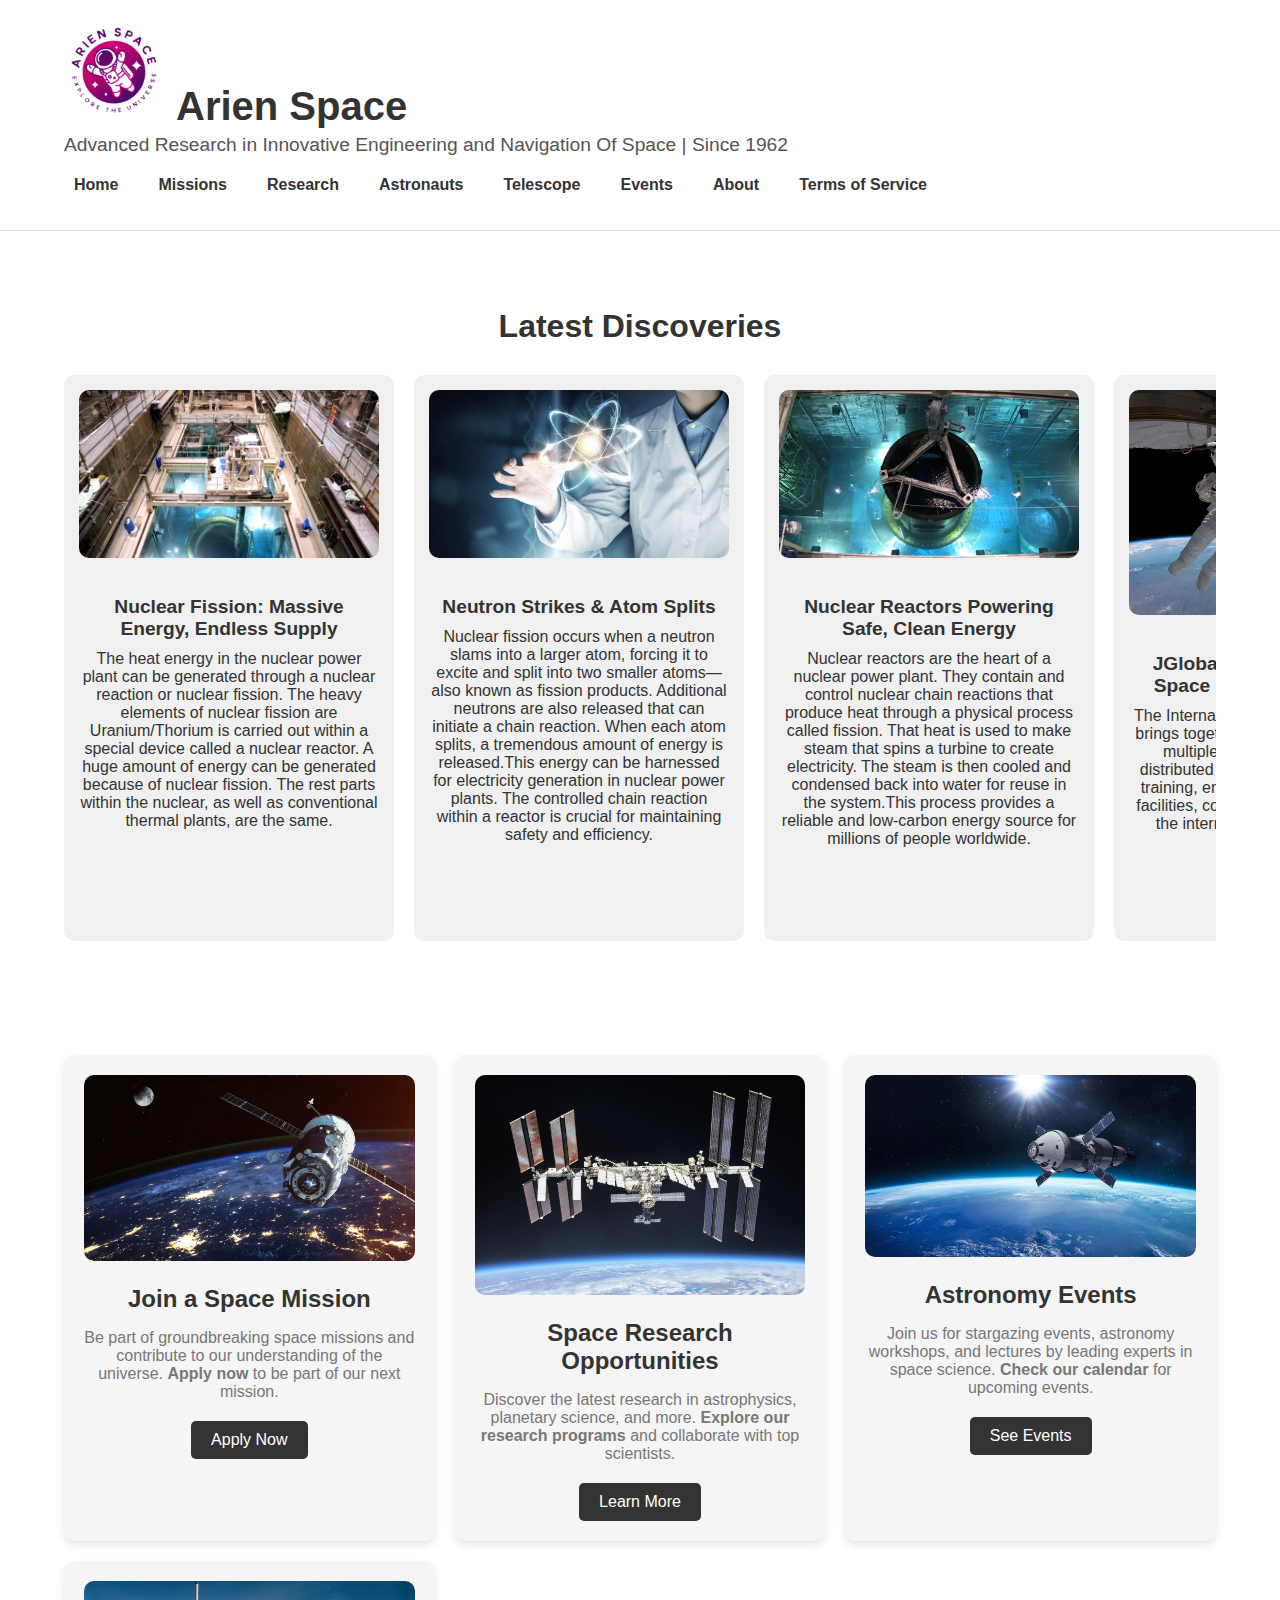
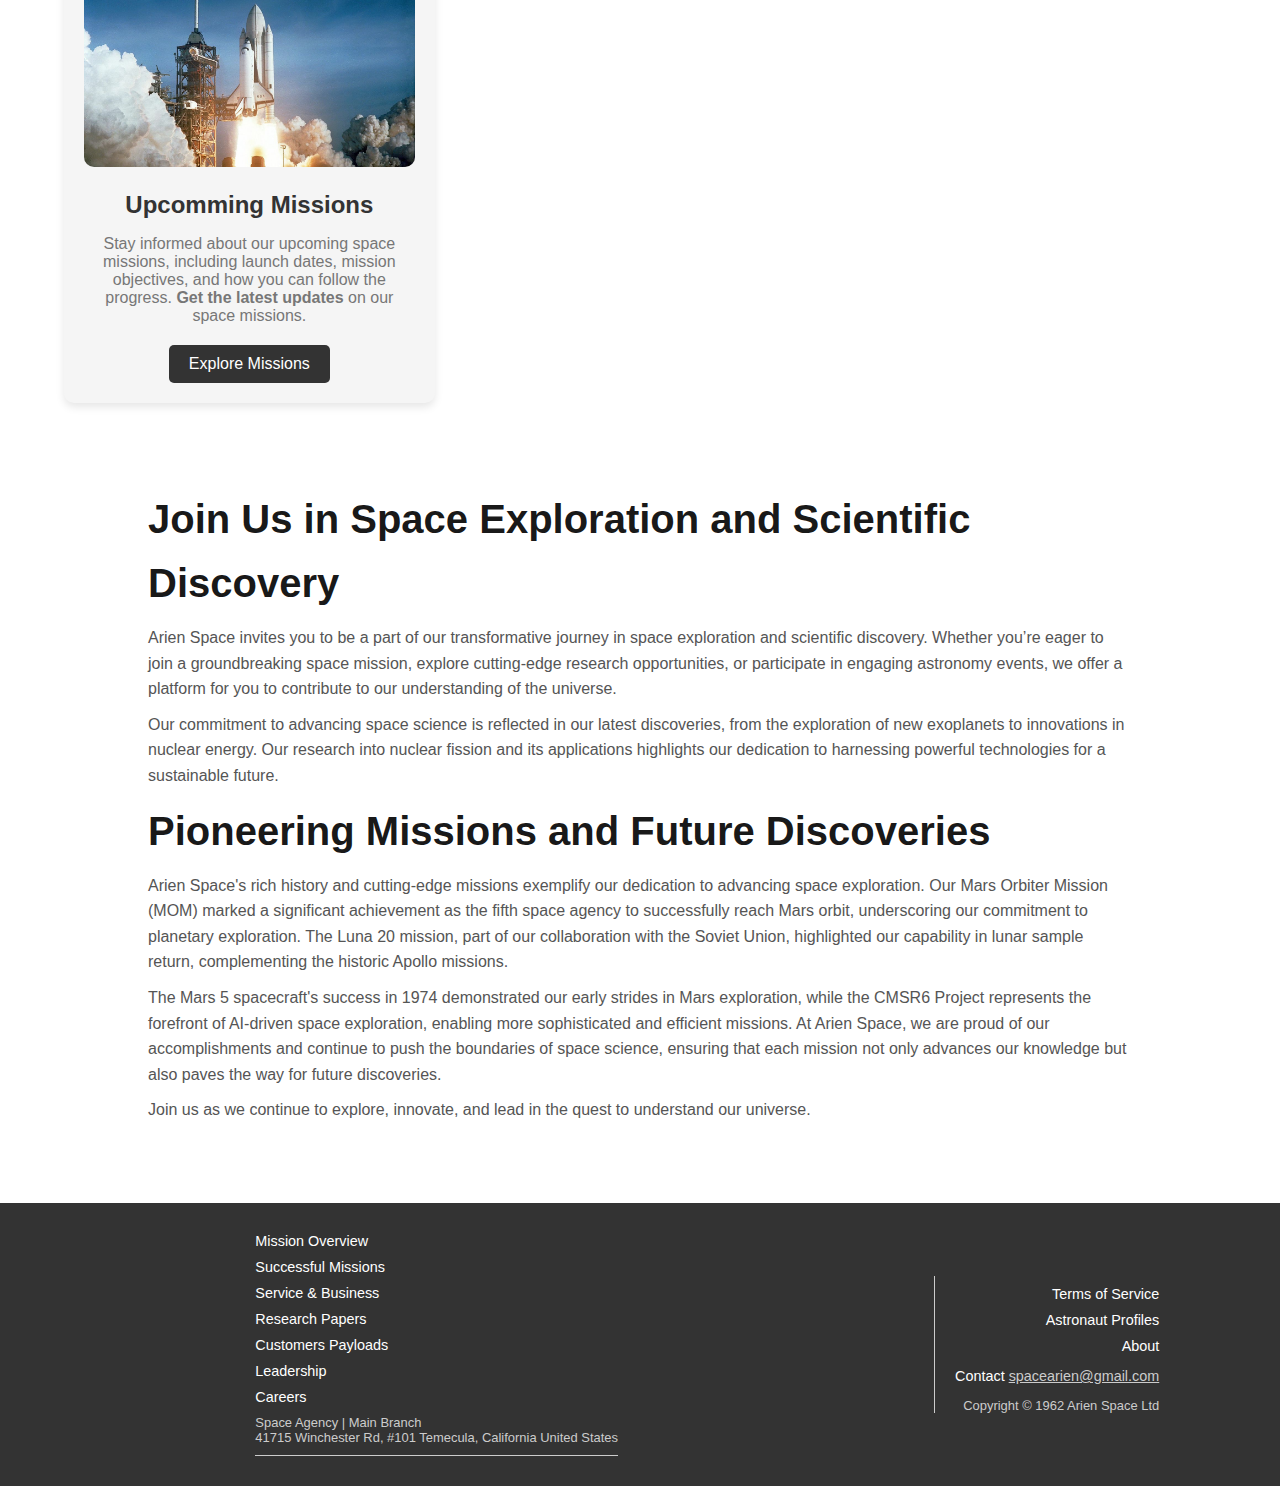
<file: index.html>
<!DOCTYPE html>
<html lang="en">

<head>
    <meta charset="UTF-8">
    <meta name="viewport" content="width=device-width, initial-scale=1.0">
    <title>Arien Space</title>
    <link rel="stylesheet" href="style.css">
    <link rel="icon" href="img/favicon.png" type="image/x-icon">
</head>

<body>
    <header>
        <div class="container">
            <h1><img src="img/Img2.jpg">Arien Space</h1>
            <p class="info">Advanced Research in Innovative Engineering and Navigation Of Space | Since 1962</p>
            <button class="nav-toggle" aria-label="Toggle navigation">
                &#9776;
            </button>
            <nav>
                <ul>
                    <li><a href="index.html">Home</a></li>
                    <li><a href="Missions.html">Missions</a></li>
                    <li><a href="Research.html">Research</a></li>
                    <li><a href="Astronauts.html">Astronauts</a></li>
                    <li><a href="Telescope.html">Telescope</a></li>
                    <li><a href="Events.html">Events</a></li>
                    <li><a href="About.html">About</a></li>
                    <li><a href="Terms.html">Terms of Service</a></li>
                </ul>
            </nav>
        </div>
    </header>


    <section class="articles">
        <div class="container">
            <h2>Latest Discoveries</h2>
            <div class="slider-container">
                <div class="articles-grid">
                    <div class="article">
                        <img src="img/Img1.jpg" alt="New Exoplanet">
                        <h3>Nuclear Fission: Massive Energy, Endless Supply</h3>
                        <span>The heat energy in the nuclear power plant can be generated through a nuclear reaction or
                            nuclear fission. The heavy elements of nuclear fission are Uranium/Thorium is carried out
                            within
                            a special device called a nuclear reactor. A huge amount of energy can be generated because
                            of
                            nuclear fission. The rest parts within the nuclear, as well as conventional thermal plants,
                            are
                            the same.</span>

                    </div>
                    <div class="article">
                        <img src="img/Img6.jpg" alt="Mars Rover">
                        <h3>Neutron Strikes & Atom Splits</h3>
                        <span>Nuclear fission occurs when a neutron slams into a larger atom, forcing it to excite and
                            split
                            into two smaller atoms—also known as fission products. Additional neutrons are also released
                            that can initiate a chain reaction. When each atom splits, a tremendous amount of energy is
                            released.This energy can be harnessed for electricity generation in nuclear power plants.
                            The
                            controlled chain reaction within a reactor is crucial for maintaining safety and
                            efficiency.</span>

                    </div>
                    <div class="article">
                        <img src="img/Img30.jpg" alt="Black Hole">
                        <h3>Nuclear Reactors Powering Safe, Clean Energy</h3>
                        <span>Nuclear reactors are the heart of a nuclear power plant. They contain and control nuclear
                            chain reactions that produce heat through a physical process called fission. That heat is
                            used
                            to make steam that spins a turbine to create electricity. The steam is then cooled and
                            condensed
                            back into water for reuse in the system.This process provides a reliable and low-carbon
                            energy
                            source for
                            millions of people worldwide.</span>

                    </div>
                    <div class="article">
                        <img src="img/Img4.jpg" alt="James Webb Telescope">
                        <h3>JGlobal Cooperation Drives Space Research Innovation</h3>
                        <span>The International Space Station Program brings together international flight crews,
                            multiple
                            launch vehicles, globally distributed launch and flight operations, training, engineering,
                            and
                            development facilities, communications networks, and the international scientific research
                            community.</span>

                    </div>
                    <div class="article">
                        <img src="img/Img29.jpg" alt="Dark Matter">
                        <h3>Space Station: Home, Lab, Global Collaboration</h3>
                        <span>The Space Station is a large spacecraft in orbit around Earth. It serves as a home where
                            crews
                            of astronauts and cosmonauts live. The space station is also a unique science laboratory.
                            Several nations work together to build and use the space station. It provides valuable
                            insights
                            into living and working in space.</span>

                    </div>

                    <div class="article">
                        <img src="img/Img28 .jpg" alt="Dark Matter">
                        <h3>Mars: Key to Earth's Past, Future</h3>
                        <span>Mars remains our horizon goal for human exploration because it is one of the only other
                            places we know where life may have existed in the solar system. What we learn about the Red
                            Planet will tell us more about our Earth's past and future, and may help answer whether life
                            exists beyond our home planet.</span>

                    </div>

                </div>
            </div>
        </div>
    </section>

    <section class="services">
        <div class="container">
            <div class="service-card">
                <img src="img/Img7.jpg" alt="Join a Mission">
                <h3>Join a Space Mission</h3>
                <p>Be part of groundbreaking space missions and contribute to our understanding of the universe.
                    <strong>Apply now</strong> to be part of our next mission.
                </p>
                <button onclick="showAlert()"> Apply Now</button>
            </div>
            <div class="service-card">
                <img src="img/Img8.jpg" alt="Space Research">
                <h3>Space Research Opportunities</h3>
                <p>Discover the latest research in astrophysics, planetary science, and more. <strong>Explore our
                        research programs</strong> and collaborate with top scientists.</p>
                <button><a href="Research.html">Learn More</a></button>
            </div>
            <div class="service-card">
                <img src="img/Img9.jpg" alt="Astronomy Events">
                <h3>Astronomy Events</h3>
                <p>Join us for stargazing events, astronomy workshops, and lectures by leading experts in space science.
                    <strong>Check our calendar</strong> for upcoming events.
                </p>
                <button><a href="Events.html">See Events</a></button>
            </div>
            <div class="service-card">
                <img src="img/Img10.jpg" alt="Astronomy Events">
                <h3>Upcomming Missions</h3>
                <p>Stay informed about our upcoming space missions, including launch dates, mission objectives, and how
                    you can follow the progress. <strong>Get the latest updates</strong> on our space missions.</p>
                <button><a href="Missions.html">Explore Missions</a></button>
            </div>
        </div>
        <div class="space-platformx">
            <h1>Join Us in Space Exploration and Scientific Discovery</h1>
            <p>Arien Space invites you to be a part of our transformative journey in space exploration and scientific
                discovery. Whether you’re eager to join a groundbreaking space mission, explore cutting-edge research
                opportunities, or participate in engaging astronomy events, we offer a platform for you to contribute to
                our understanding of the universe.</p>
            <p>Our commitment to advancing space science is reflected in our latest discoveries, from the exploration of
                new exoplanets to innovations in nuclear energy. Our research into nuclear fission and its applications
                highlights our dedication to harnessing powerful technologies for a sustainable future.</p>

            <h1>Pioneering Missions and Future Discoveries</h1>
            <p>Arien Space's rich history and cutting-edge missions exemplify our dedication to advancing space
                exploration. Our Mars Orbiter Mission (MOM) marked a significant achievement as the fifth space agency
                to successfully reach Mars orbit, underscoring our commitment to planetary exploration. The Luna 20
                mission, part of our collaboration with the Soviet Union, highlighted our capability in lunar sample
                return, complementing the historic Apollo missions.</p>

            <p>The Mars 5 spacecraft's success in 1974 demonstrated our early strides in Mars exploration, while the
                CMSR6 Project represents the forefront of AI-driven space exploration, enabling more sophisticated and
                efficient missions. At Arien Space, we are proud of our accomplishments and continue to push the
                boundaries of space science, ensuring that each mission not only advances our knowledge but also paves
                the way for future discoveries.</p>

            <p>Join us as we continue to explore, innovate, and lead in the quest to understand our universe.</p>
        </div>
    </section>

    <footer class="site-footer">
        <div class="footer-content">
            <ul class="footer-links">
                <li><a href="Missions.html">Mission Overview</a></li>
                <li><a href="Successful Missions.html">Successful Missions</a></li>
                <li><a href="Service.html">Service & Business</a></li>
                <li><a href="Research.html">Research Papers</a></li>
                <li><a href="Customers.html">Customers Payloads</a></li>
                <li><a href="Leaderships.html">Leadership</a></li>
                <li><a href="Careers.html">Careers</a></li>

            </ul>
            <p class="footer-info">
                Space Agency | Main Branch <br>
                41715 Winchester Rd, #101
                Temecula, California
                United States<br>

            </p>
        </div>
        <div class="footer-content2">
            <ul class="footer-links">
                <li><a href="Terms.html">Terms of Service</a></li>
                <li><a href="Astronauts.html">Astronaut Profiles</a></li>
                <li><a href="About.html">About</a></li>
            </ul>
            <p>
                Contact <a class="email"
                    href="https://mail.google.com/mail/?view=cm&fs=1&to=spacearien@gmail.com&su=Write%20your%20queries&body="
                    target="_blank">spacearien@gmail.com</a>
            </p>
            <p class="footer-info">
                Copyright &copy; 1962 Arien Space Ltd
            </p>
        </div>

    </footer>

    <script>
        // JavaScript to toggle the navigation menu
        document.querySelector('.nav-toggle').addEventListener('click', function () {
            document.querySelector('nav ul').classList.toggle('show');
        });

        function showAlert() {
            alert("This service is currently not available.");
        }

    </script>

</body>

</html>
</file>
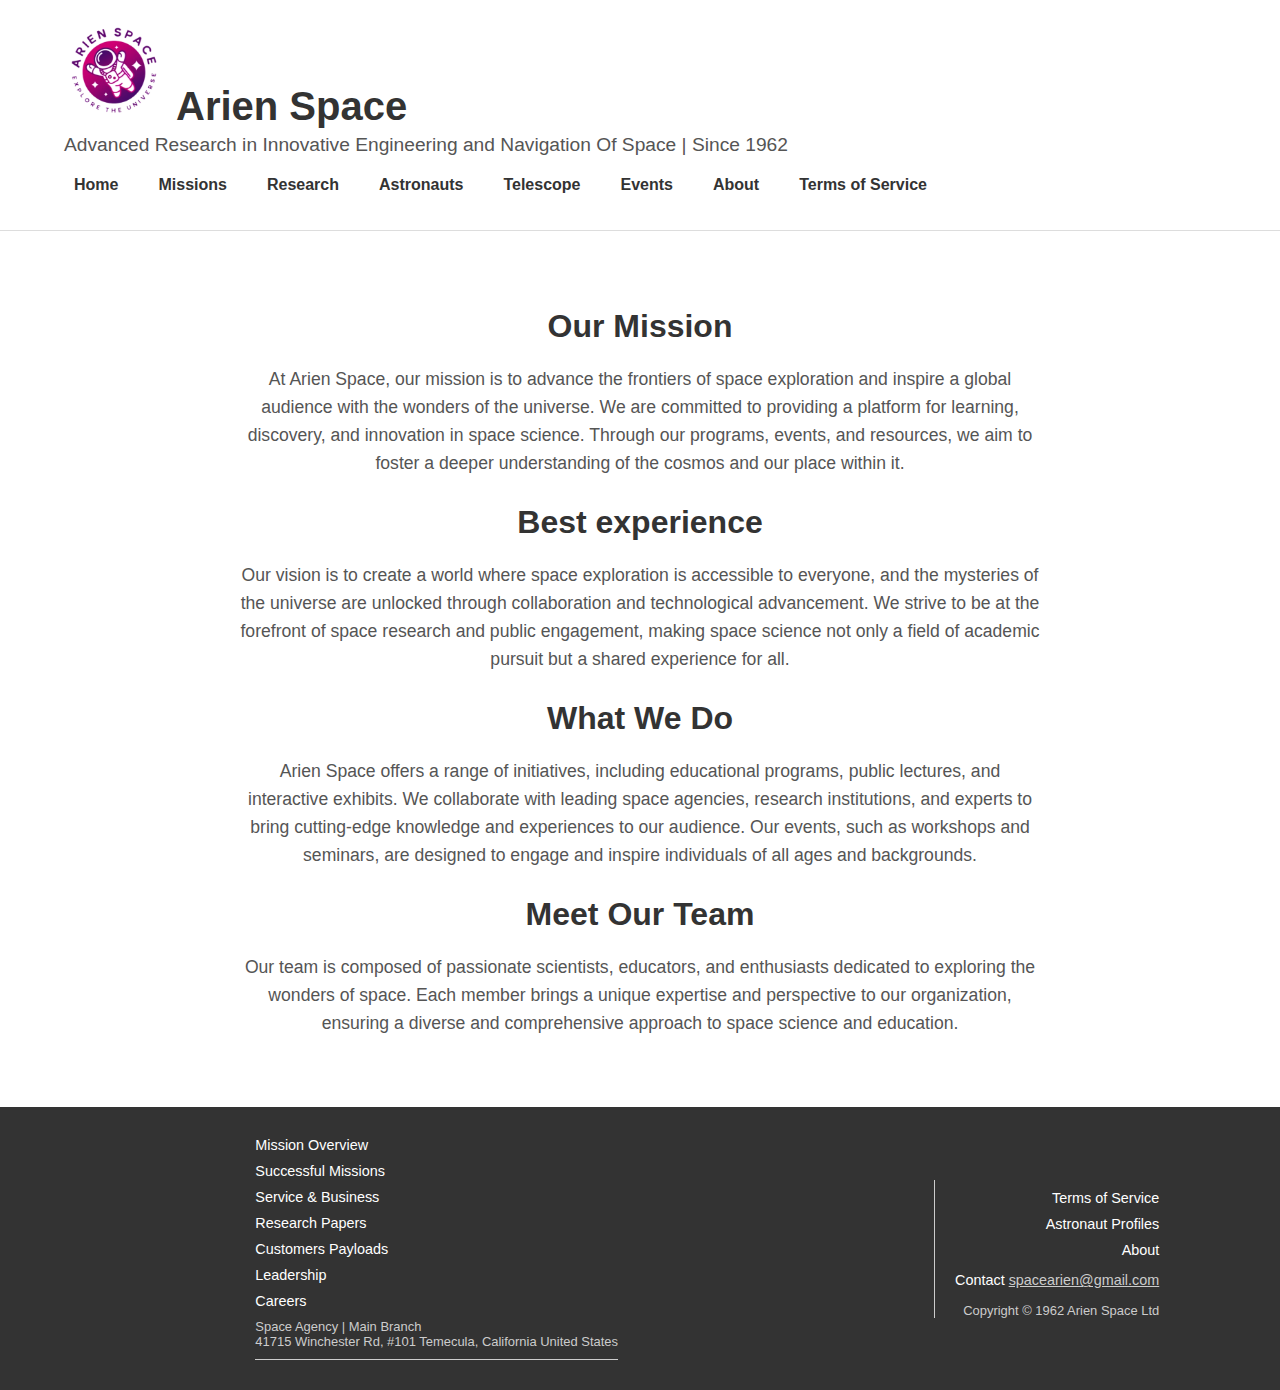
<file: About.html>
<!DOCTYPE html>
<html lang="en">
<head>
    <meta charset="UTF-8">
    <meta name="viewport" content="width=device-width, initial-scale=1.0">
    <title>About</title>
    <link rel="stylesheet" href="style.css">
    <link rel="icon" href="img/favicon.png" type="image/x-icon">
</head>
<body>
    <header>
        <div class="container">
            <h1><img src="img/Img2.jpg">Arien Space</h1>
            <p class="info">Advanced Research in Innovative Engineering and Navigation Of Space | Since 1962</p>
            <button class="nav-toggle" aria-label="Toggle navigation">
                &#9776; 
            </button>
            <nav>
                <ul>
                    <li><a href="index.html">Home</a></li>
                    <li><a href="Missions.html">Missions</a></li>
                    <li><a href="Research.html">Research</a></li>
                    <li><a href="Astronauts.html">Astronauts</a></li>
                    <li><a href="Telescope.html">Telescope</a></li>
                    <li><a href="Events.html">Events</a></li>
                    <li><a href="About.html">About</a></li>
                    <li><a href="Terms.html">Terms of Service</a></li>
                </ul>
            </nav>
        </div>
    </header>
    

    <section class="about">
        <div class="container">
            <div class="about-content">
                <h2>Our Mission</h2>
                <p>
                    At Arien Space, our mission is to advance the frontiers of space exploration and inspire a global audience with the wonders of the universe. We are committed to providing a platform for learning, discovery, and innovation in space science. Through our programs, events, and resources, we aim to foster a deeper understanding of the cosmos and our place within it.
                </p>

                <h2>Best experience</h2>
                <p>
                    Our vision is to create a world where space exploration is accessible to everyone, and the mysteries of the universe are unlocked through collaboration and technological advancement. We strive to be at the forefront of space research and public engagement, making space science not only a field of academic pursuit but a shared experience for all.
                </p>

                <h2>What We Do</h2>
                <p>
                    Arien Space offers a range of initiatives, including educational programs, public lectures, and interactive exhibits. We collaborate with leading space agencies, research institutions, and experts to bring cutting-edge knowledge and experiences to our audience. Our events, such as workshops and seminars, are designed to engage and inspire individuals of all ages and backgrounds.
                </p>

                <h2>Meet Our Team</h2>
                <p>
                    Our team is composed of passionate scientists, educators, and enthusiasts dedicated to exploring the wonders of space. Each member brings a unique expertise and perspective to our organization, ensuring a diverse and comprehensive approach to space science and education.
                </p>
            </div>
        </div>
    </section>
    <footer class="site-footer">
        <div class="footer-content">
            <ul class="footer-links">
                <li><a href="Missions.html">Mission Overview</a></li>
                <li><a href="Successful Missions.html">Successful Missions</a></li>
                <li><a href="Service.html">Service & Business</a></li>
                <li><a href="Research.html">Research Papers</a></li>
                <li><a href="Customers.html">Customers Payloads</a></li>
                <li><a href="Leaderships.html">Leadership</a></li>
                <li><a href="Careers.html">Careers</a></li>
               
            </ul>
            <p class="footer-info">
                Space Agency | Main Branch  <br>
                41715 Winchester Rd, #101
                Temecula, California
                United States<br>
            
            </p>
        </div>
        <div class="footer-content2">
            <ul class="footer-links">
                <li><a href="Terms.html">Terms of Service</a></li>
                <li><a href="Astronauts.html">Astronaut Profiles</a></li>
                <li><a href="About.html">About</a></li>
            </ul>
            <p >
                Contact <a class="email"
                    href="https://mail.google.com/mail/?view=cm&fs=1&to=spacearien@gmail.com&su=Write%20your%20queries&body="
                    target="_blank">spacearien@gmail.com</a>
            </p>
            <p class="footer-info">
                Copyright &copy; 1962 Arien Space Ltd
            </p>
        </div>

    </footer>



    <script>
        // JavaScript to toggle the navigation menu
document.querySelector('.nav-toggle').addEventListener('click', function() {
    document.querySelector('nav ul').classList.toggle('show');
});

    </script>
        
</body>
</html>
</file>
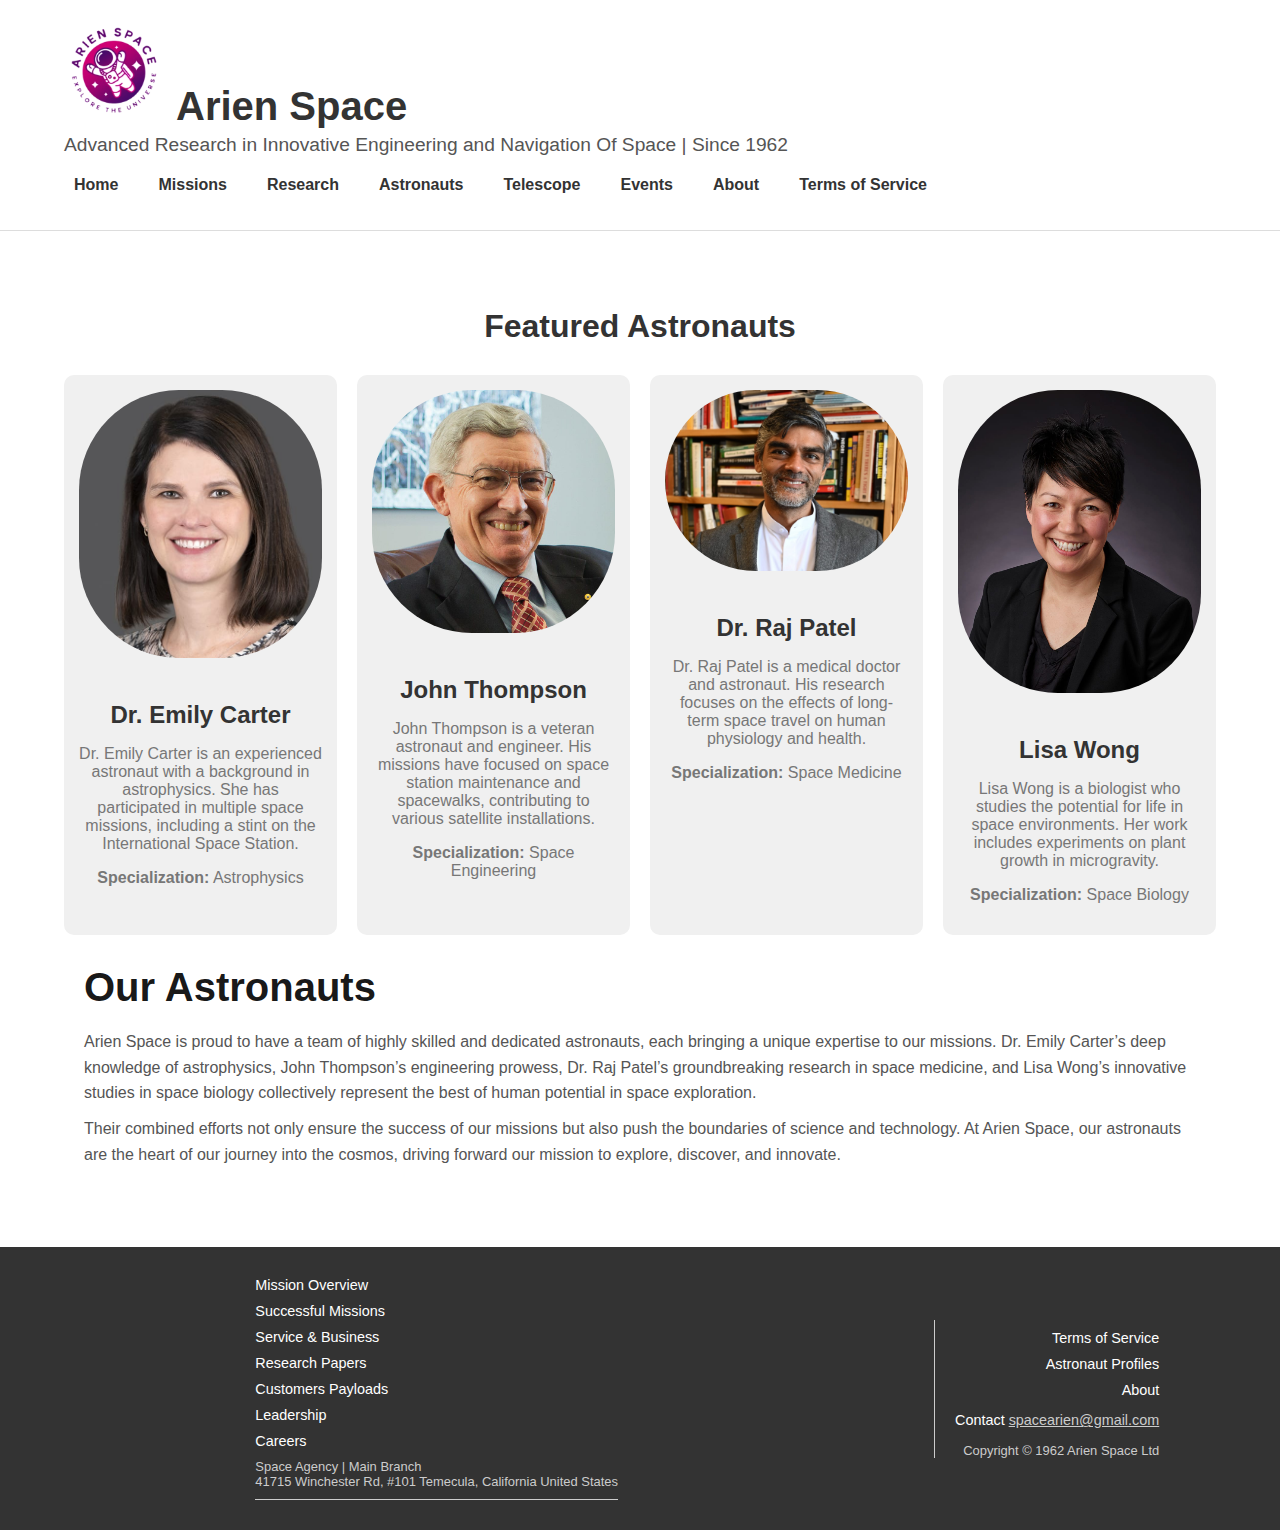
<file: Astronauts.html>
<!DOCTYPE html>
<html lang="en">
<head>
    <meta charset="UTF-8">
    <meta name="viewport" content="width=device-width, initial-scale=1.0">
    <title>Astronauts</title>
    <link rel="stylesheet" href="style.css">
    <link rel="icon" href="img/favicon.png" type="image/x-icon">
</head>
<body>
    <header>
        <div class="container">
            <h1><img src="img/Img2.jpg">Arien Space</h1>
            <p class="info">Advanced Research in Innovative Engineering and Navigation Of Space | Since 1962</p>
            <button class="nav-toggle" aria-label="Toggle navigation">
                &#9776; 
            </button>
            <nav>
                <ul>
                    <li><a href="index.html">Home</a></li>
                    <li><a href="Missions.html">Missions</a></li>
                    <li><a href="Research.html">Research</a></li>
                    <li><a href="Astronauts.html">Astronauts</a></li>
                    <li><a href="Telescope.html">Telescope</a></li>
                    <li><a href="Events.html">Events</a></li>
                    <li><a href="About.html">About</a></li>
                    <li><a href="Terms.html">Terms of Service</a></li>
                </ul>
            </nav>
        </div>
    </header>
    

    <section class="astronauts">
        <div class="container">
            <h2>Featured Astronauts</h2>
            <div class="astronauts-grid">
                <div class="astronaut">
                    <img src="img/Img24.jpg" alt="Astronaut 1">
                    <h3>Dr. Emily Carter</h3>
                    <p>Dr. Emily Carter is an experienced astronaut with a background in astrophysics. She has participated in multiple space missions, including a stint on the International Space Station.</p>
                    <p><strong>Specialization:</strong> Astrophysics</p>
                </div>
                <div class="astronaut">
                    <img src="img/Img25.jpg" alt="Astronaut 2">
                    <h3>John Thompson</h3>
                    <p>John Thompson is a veteran astronaut and engineer. His missions have focused on space station maintenance and spacewalks, contributing to various satellite installations.</p>
                    <p><strong>Specialization:</strong> Space Engineering</p>
                </div>
                <div class="astronaut">
                    <img src="img/Img26.jpg" alt="Astronaut 3">
                    <h3>Dr. Raj Patel</h3>
                    <p>Dr. Raj Patel is a medical doctor and astronaut. His research focuses on the effects of long-term space travel on human physiology and health.</p>
                    <p><strong>Specialization:</strong> Space Medicine</p>
                </div>
                <div class="astronaut">
                    <img src="img/Img27.jpg" alt="Astronaut 4">
                    <h3>Lisa Wong</h3>
                    <p>Lisa Wong is a biologist who studies the potential for life in space environments. Her work includes experiments on plant growth in microgravity.</p>
                    <p><strong>Specialization:</strong> Space Biology</p>
                </div>
            </div>
            <div class="space-platform">
                <h1>Our Astronauts</h1>
                <p>Arien Space is proud to have a team of highly skilled and dedicated astronauts, each bringing a unique expertise to our missions. Dr. Emily Carter’s deep knowledge of astrophysics, John Thompson’s engineering prowess, Dr. Raj Patel’s groundbreaking research in space medicine, and Lisa Wong’s innovative studies in space biology collectively represent the best of human potential in space exploration.</p>
                
                <p>Their combined efforts not only ensure the success of our missions but also push the boundaries of science and technology. At Arien Space, our astronauts are the heart of our journey into the cosmos, driving forward our mission to explore, discover, and innovate.</p>
            </div>
        </div>
    </section>

    <footer class="site-footer">
        <div class="footer-content">
            <ul class="footer-links">
                <li><a href="Missions.html">Mission Overview</a></li>
                <li><a href="Successful Missions.html">Successful Missions</a></li>
                <li><a href="Service.html">Service & Business</a></li>
                <li><a href="Research.html">Research Papers</a></li>
                <li><a href="Customers.html">Customers Payloads</a></li>
                <li><a href="Leaderships.html">Leadership</a></li>
                <li><a href="Careers.html">Careers</a></li>
               
            </ul>
            <p class="footer-info">
                Space Agency | Main Branch  <br>
                41715 Winchester Rd, #101
                Temecula, California
                United States<br>
            
            </p>
        </div>
        <div class="footer-content2">
            <ul class="footer-links">
                <li><a href="Terms.html">Terms of Service</a></li>
                <li><a href="Astronauts.html">Astronaut Profiles</a></li>
                <li><a href="About.html">About</a></li>
            </ul>
            <p >
                Contact <a class="email"
                href="https://mail.google.com/mail/?view=cm&fs=1&to=spacearien@gmail.com&su=Write%20your%20queries&body="
                target="_blank">spacearien@gmail.com</a>
            </p>
            <p class="footer-info">
                Copyright &copy; 1962 Arien Space Ltd
            </p>
        </div>

    </footer>



    <script>
        // JavaScript to toggle the navigation menu
document.querySelector('.nav-toggle').addEventListener('click', function() {
    document.querySelector('nav ul').classList.toggle('show');
});

    </script>
        
</body>
</html>
</file>
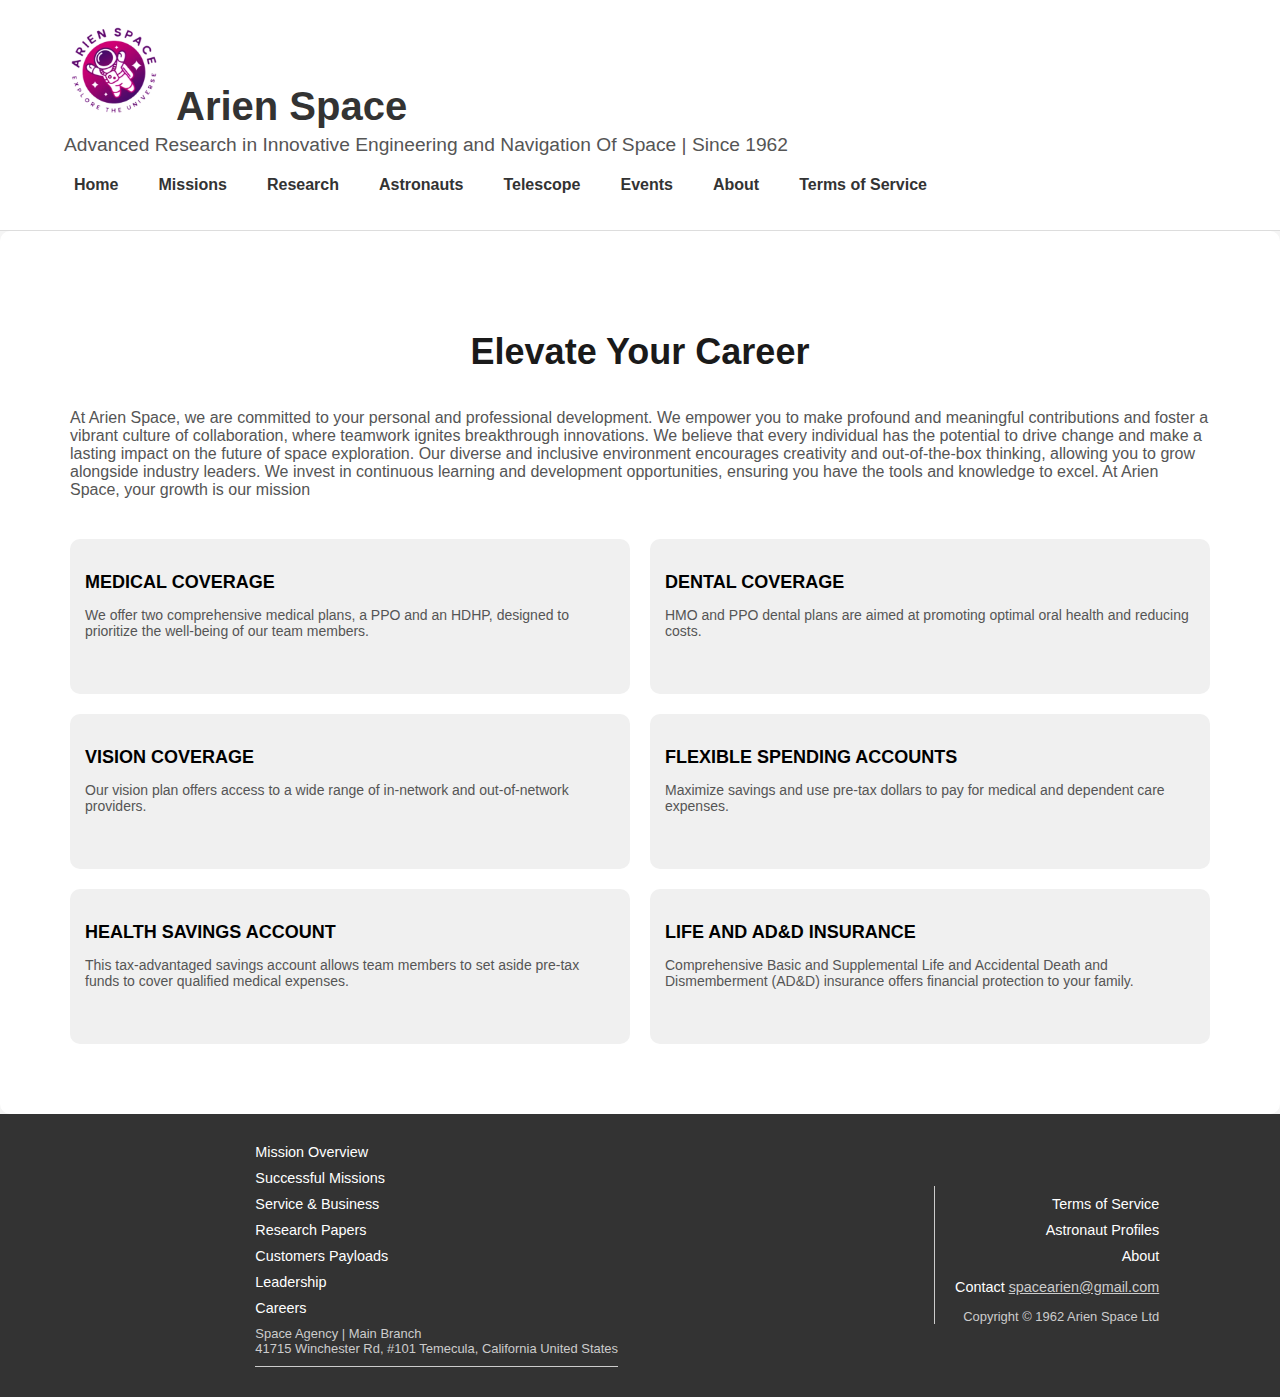
<file: Careers.html>
<!DOCTYPE html>
<html lang="en">

<head>
    <meta charset="UTF-8">
    <meta name="viewport" content="width=device-width, initial-scale=1.0">
    <title>Career</title>
    <link rel="stylesheet" href="style.css">
    <link rel="icon" href="img/favicon.png" type="image/x-icon">
</head>

<body>
    <header>
        <div class="container">
            <h1><img src="img/Img2.jpg">Arien Space</h1>
            <p class="info">Advanced Research in Innovative Engineering and Navigation Of Space | Since 1962</p>
            <button class="nav-toggle" aria-label="Toggle navigation">
                &#9776;
            </button>
            <nav>
                <ul>
                    <li><a href="index.html">Home</a></li>
                    <li><a href="Missions.html">Missions</a></li>
                    <li><a href="Research.html">Research</a></li>
                    <li><a href="Astronauts.html">Astronauts</a></li>
                    <li><a href="Telescope.html">Telescope</a></li>
                    <li><a href="Events.html">Events</a></li>
                    <li><a href="About.html">About</a></li>
                    <li><a href="Terms.html">Terms of Service</a></li>
                </ul>
            </nav>
        </div>
    </header>


    <div class="career-container">
        <h2>Elevate Your Career</h2>
        <p>
            At Arien Space, we are committed to your personal and professional development.
            We empower you to make profound and meaningful contributions and foster a vibrant
            culture of collaboration, where teamwork ignites breakthrough innovations.
            We believe that every individual has the potential to drive change and make a lasting impact on the future
            of space exploration. Our diverse and inclusive environment encourages creativity and out-of-the-box
            thinking, allowing you to grow alongside industry leaders. We invest in continuous learning and development
            opportunities, ensuring you have the tools and knowledge to excel. At Arien Space, your growth is our
            mission
        </p>
        <div class="benefits-grid">
            <div class="benefit">
                <h3>MEDICAL COVERAGE</h3>
                <p>We offer two comprehensive medical plans, a PPO and an HDHP, designed to prioritize the well-being of
                    our team members.</p>
            </div>
            <div class="benefit">
                <h3>DENTAL COVERAGE</h3>
                <p>HMO and PPO dental plans are aimed at promoting optimal oral health and reducing costs.</p>
            </div>
            <div class="benefit">
                <h3>VISION COVERAGE</h3>
                <p>Our vision plan offers access to a wide range of in-network and out-of-network providers.</p>
            </div>
            <div class="benefit">
                <h3>FLEXIBLE SPENDING ACCOUNTS</h3>
                <p>Maximize savings and use pre-tax dollars to pay for medical and dependent care expenses.</p>
            </div>
            <div class="benefit">
                <h3>HEALTH SAVINGS ACCOUNT</h3>
                <p>This tax-advantaged savings account allows team members to set aside pre-tax funds to cover qualified
                    medical expenses.</p>
            </div>
            <div class="benefit">
                <h3>LIFE AND AD&D INSURANCE</h3>
                <p>Comprehensive Basic and Supplemental Life and Accidental Death and Dismemberment (AD&D) insurance
                    offers financial protection to your family.</p>
            </div>
        </div>
    </div>

    <footer class="site-footer">
        <div class="footer-content">
            <ul class="footer-links">
                <li><a href="Missions.html">Mission Overview</a></li>
                <li><a href="Successful Missions.html">Successful Missions</a></li>
                <li><a href="Service.html">Service & Business</a></li>
                <li><a href="Research.html">Research Papers</a></li>
                <li><a href="Customers.html">Customers Payloads</a></li>
                <li><a href="Leaderships.html">Leadership</a></li>
                <li><a href="Careers.html">Careers</a></li>
               
            </ul>
            <p class="footer-info">
                Space Agency | Main Branch  <br>
                41715 Winchester Rd, #101
                Temecula, California
                United States<br>
            
            </p>
        </div>
        <div class="footer-content2">
            <ul class="footer-links">
                <li><a href="Terms.html">Terms of Service</a></li>
                <li><a href="Astronauts.html">Astronaut Profiles</a></li>
                <li><a href="About.html">About</a></li>
            </ul>
            <p >
                Contact <a class="email"
                    href="https://mail.google.com/mail/?view=cm&fs=1&to=spacearien@gmail.com&su=Write%20your%20queries&body="
                    target="_blank">spacearien@gmail.com</a>
            </p>
            <p class="footer-info">
                Copyright &copy; 1962 Arien Space Ltd
            </p>
        </div>

    </footer>


    <script>
        // JavaScript to toggle the navigation menu
        document.querySelector('.nav-toggle').addEventListener('click', function () {
            document.querySelector('nav ul').classList.toggle('show');
        });

    </script>

</body>

</html>
</file>
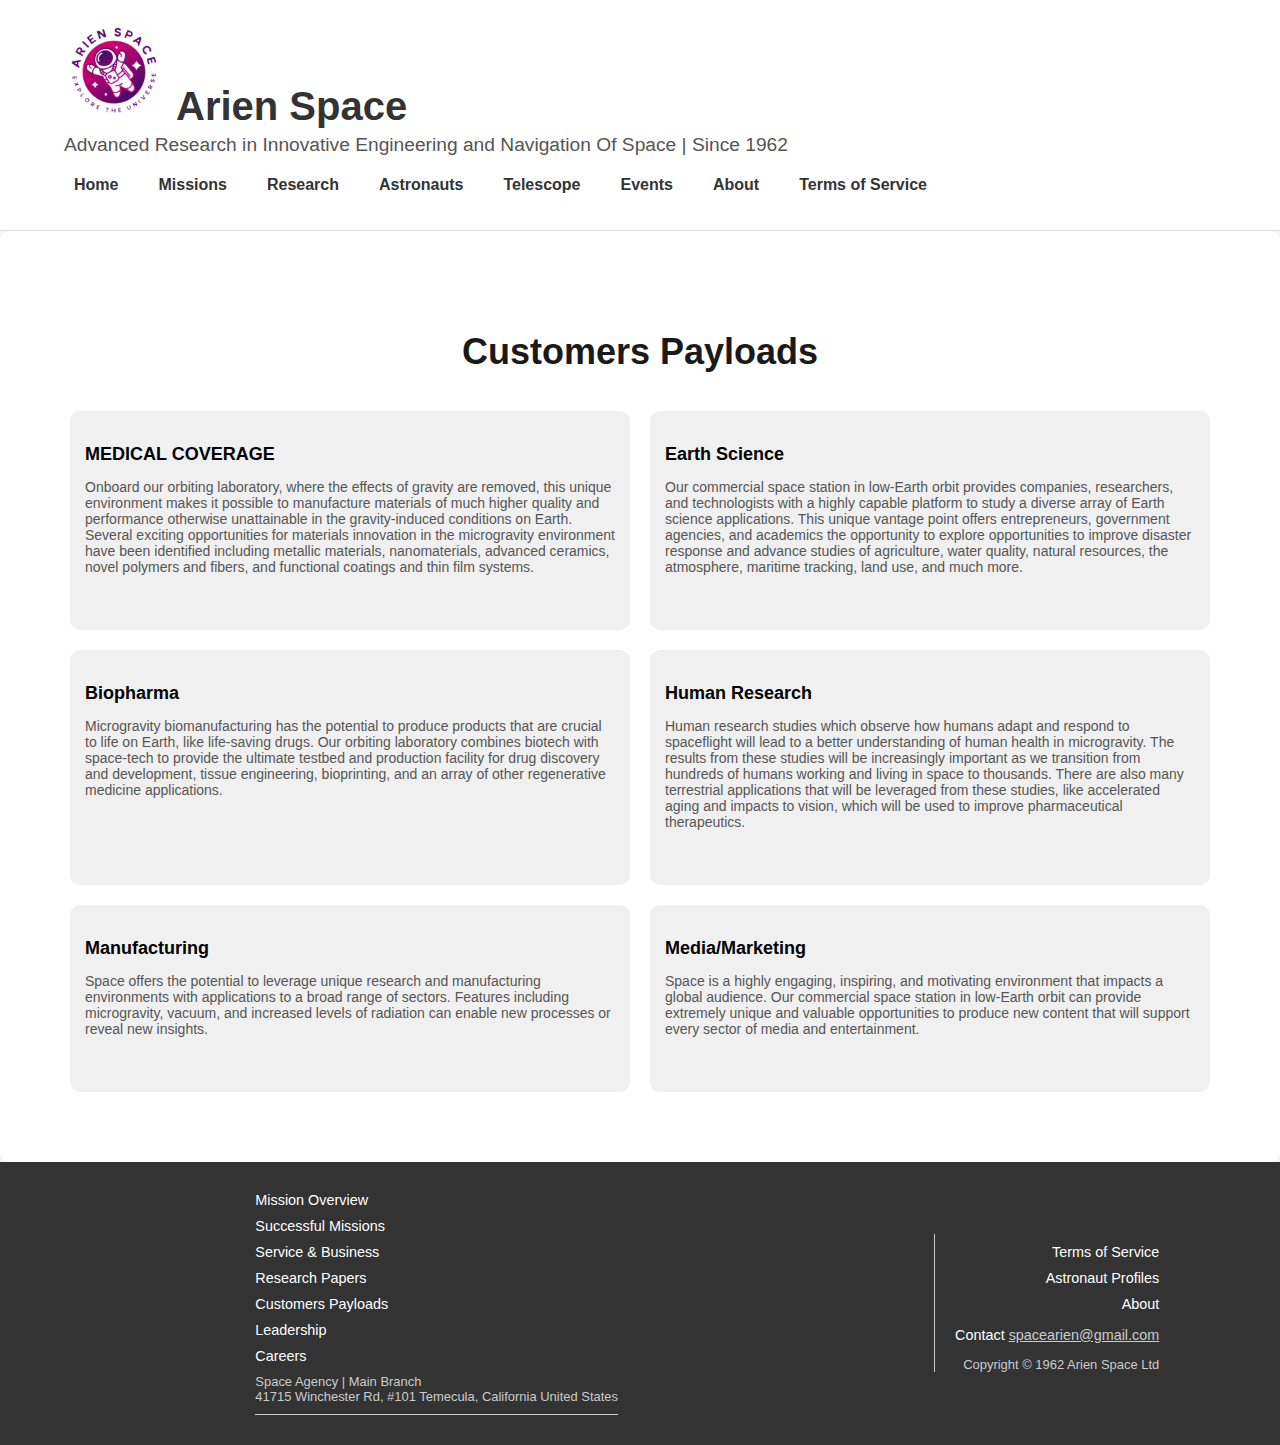
<file: Customers.html>
<!DOCTYPE html>
<html lang="en">

<head>
    <meta charset="UTF-8">
    <meta name="viewport" content="width=device-width, initial-scale=1.0">
    <title>Customers Payloads</title>
    <link rel="stylesheet" href="style.css">
    <link rel="icon" href="img/favicon.png" type="image/x-icon">
</head>

<body>
    <header>
        <div class="container">
            <h1><img src="img/Img2.jpg">Arien Space</h1>
            <p class="info">Advanced Research in Innovative Engineering and Navigation Of Space | Since 1962</p>
            <button class="nav-toggle" aria-label="Toggle navigation">
                &#9776;
            </button>
            <nav>
                <ul>
                    <li><a href="index.html">Home</a></li>
                    <li><a href="Missions.html">Missions</a></li>
                    <li><a href="Research.html">Research</a></li>
                    <li><a href="Astronauts.html">Astronauts</a></li>
                    <li><a href="Telescope.html">Telescope</a></li>
                    <li><a href="Events.html">Events</a></li>
                    <li><a href="About.html">About</a></li>
                    <li><a href="Terms.html">Terms of Service</a></li>
                </ul>
            </nav>
        </div>
    </header>


    <div class="career-container">
        <h2>Customers Payloads</h2><br>
        <div class="benefits-grid">
            <div class="benefit">
                <h3>MEDICAL COVERAGE</h3>
                <p>Onboard our orbiting laboratory, where the effects of gravity are removed, this unique environment
                    makes it possible to manufacture materials of much higher quality and performance otherwise
                    unattainable in the gravity-induced conditions on Earth. Several exciting opportunities for
                    materials innovation in the microgravity environment have been identified including metallic
                    materials, nanomaterials, advanced ceramics, novel polymers and fibers, and functional coatings and
                    thin film systems.</p>
            </div>
            <div class="benefit">
                <h3>Earth Science</h3>
                <p>Our commercial space station in low-Earth orbit provides companies, researchers, and technologists
                    with a highly capable platform to study a diverse array of Earth science applications. This unique
                    vantage point offers entrepreneurs, government agencies, and academics the opportunity to explore
                    opportunities to improve disaster response and advance studies of agriculture, water quality,
                    natural resources, the atmosphere, maritime tracking, land use, and much more.</p>
            </div>
            <div class="benefit">
                <h3>Biopharma</h3>
                <p>Microgravity biomanufacturing has the potential to produce products that are crucial to life on
                    Earth, like life-saving drugs. Our orbiting laboratory combines biotech with space-tech to provide
                    the ultimate testbed and production facility for drug discovery and development, tissue engineering,
                    bioprinting, and an array of other regenerative medicine applications.</p>
            </div>
            <div class="benefit">
                <h3>Human Research</h3>
                <p>Human research studies which observe how humans adapt and respond to spaceflight will lead to a
                    better understanding of human health in microgravity. The results from these studies will be
                    increasingly important as we transition from hundreds of humans working and living in space to
                    thousands. There are also many terrestrial applications that will be leveraged from these studies,
                    like accelerated aging and impacts to vision, which will be used to improve pharmaceutical
                    therapeutics.</p>
            </div>
            <div class="benefit">
                <h3>Manufacturing</h3>
                <p>Space offers the potential to leverage unique research and manufacturing environments with applications to a broad range of sectors. Features including microgravity, vacuum, and increased levels of radiation can enable new processes or reveal new insights.

                </p>
            </div>
            <div class="benefit">
                <h3>Media/Marketing</h3>
                <p>Space is a highly engaging, inspiring, and motivating environment that impacts a global audience. Our commercial space station in low-Earth orbit can provide extremely unique and valuable opportunities to produce new content that will support every sector of media and entertainment.

                </p>
            </div>
        </div>
    </div>

    <footer class="site-footer">
        <div class="footer-content">
            <ul class="footer-links">
                <li><a href="Missions.html">Mission Overview</a></li>
                <li><a href="Successful Missions.html">Successful Missions</a></li>
                <li><a href="Service.html">Service & Business</a></li>
                <li><a href="Research.html">Research Papers</a></li>
                <li><a href="Customers.html">Customers Payloads</a></li>
                <li><a href="Leaderships.html">Leadership</a></li>
                <li><a href="Careers.html">Careers</a></li>
               
            </ul>
            <p class="footer-info">
                Space Agency | Main Branch  <br>
                41715 Winchester Rd, #101
                Temecula, California
                United States<br>
            
            </p>
        </div>
        <div class="footer-content2">
            <ul class="footer-links">
                <li><a href="Terms.html">Terms of Service</a></li>
                <li><a href="Astronauts.html">Astronaut Profiles</a></li>
                <li><a href="About.html">About</a></li>
            </ul>
            <p >
                Contact <a class="email"
                href="https://mail.google.com/mail/?view=cm&fs=1&to=spacearien@gmail.com&su=Write%20your%20queries&body="
                target="_blank">spacearien@gmail.com</a>
            </p>
            <p class="footer-info">
                Copyright &copy; 1962 Arien Space Ltd
            </p>
        </div>

    </footer>


    <script>
        // JavaScript to toggle the navigation menu
        document.querySelector('.nav-toggle').addEventListener('click', function () {
            document.querySelector('nav ul').classList.toggle('show');
        });

    </script>

</body>

</html>
</file>
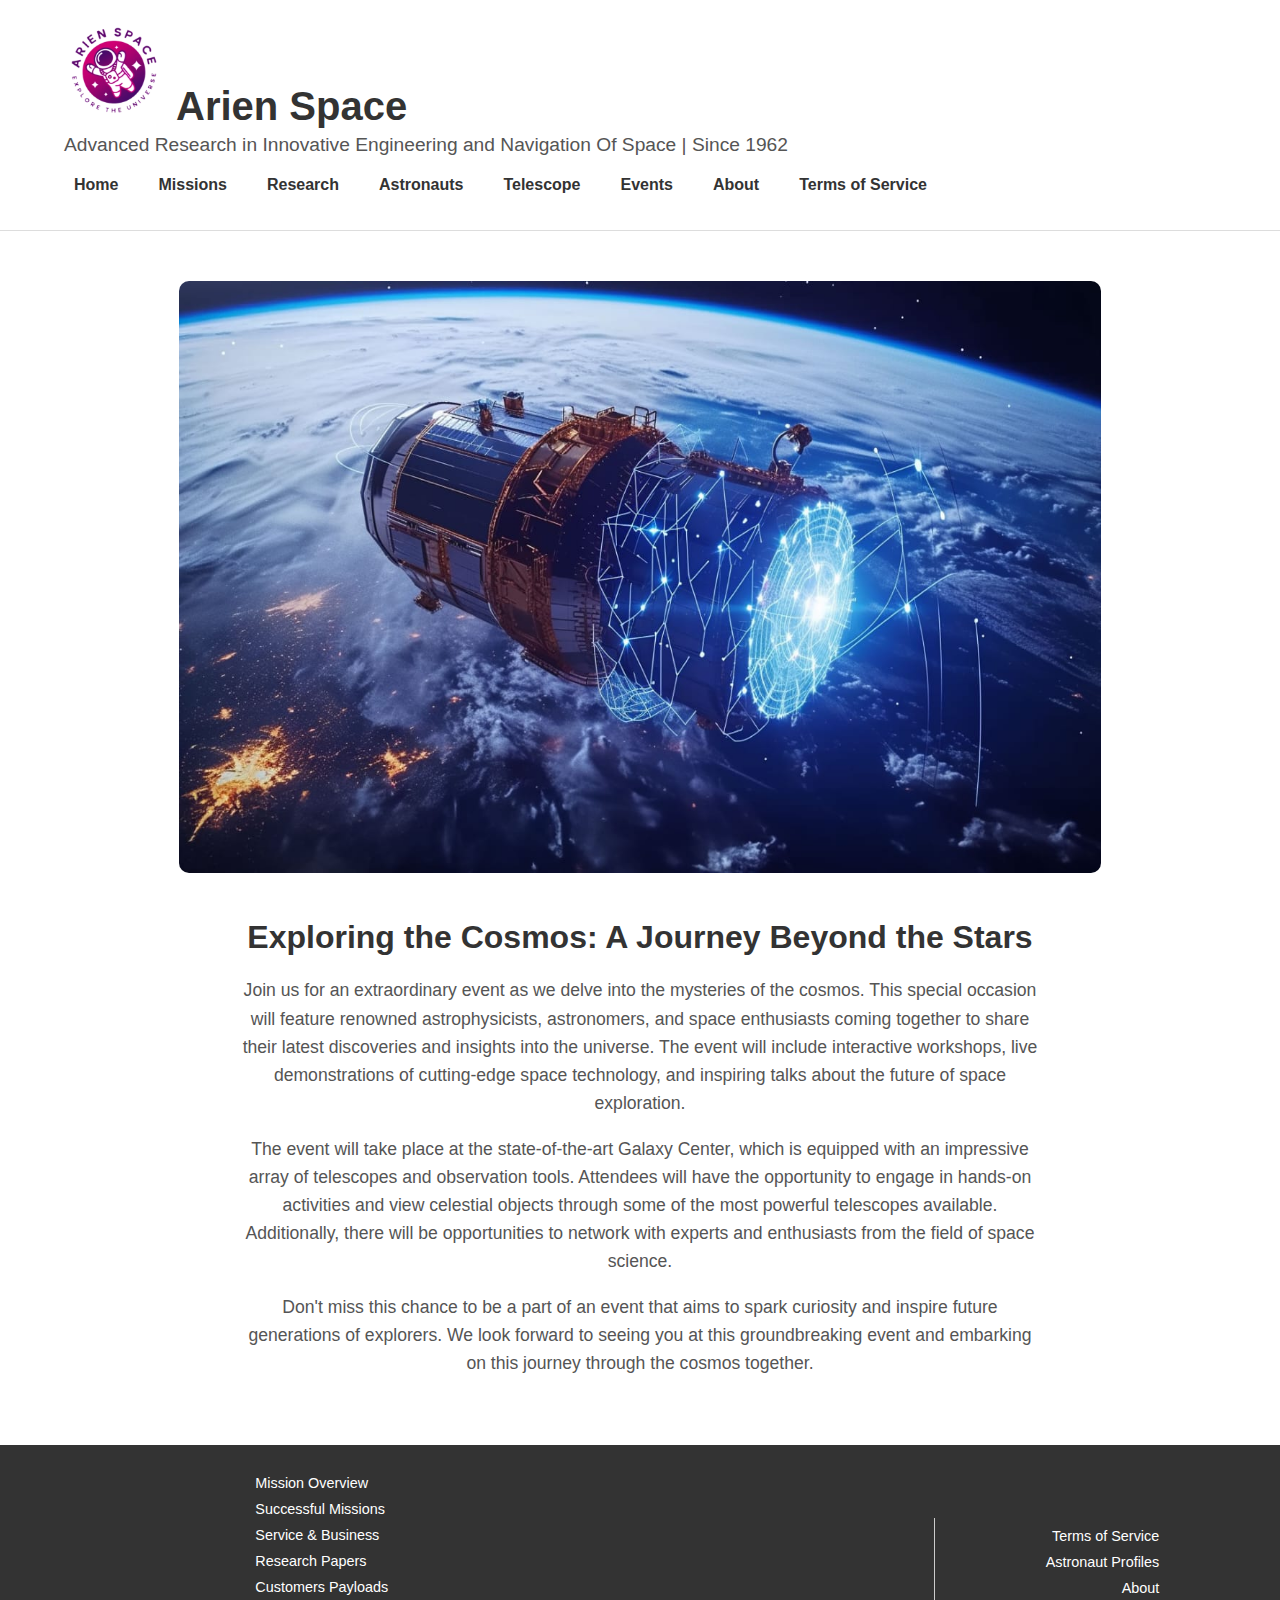
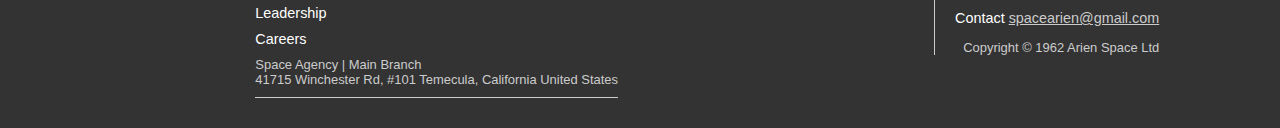
<file: Events.html>
<!DOCTYPE html>
<html lang="en">
<head>
    <meta charset="UTF-8">
    <meta name="viewport" content="width=device-width, initial-scale=1.0">
    <title>Events</title>
    <link rel="stylesheet" href="style.css">
    <link rel="icon" href="img/favicon.png" type="image/x-icon">
</head>
<body>
    <header>
        <div class="container">
            <h1><img src="img/Img2.jpg">Arien Space</h1>
            <p class="info">Advanced Research in Innovative Engineering and Navigation Of Space | Since 1962</p>
            <button class="nav-toggle" aria-label="Toggle navigation">
                &#9776; 
            </button>
            <nav>
                <ul>
                    <li><a href="index.html">Home</a></li>
                    <li><a href="Missions.html">Missions</a></li>
                    <li><a href="Research.html">Research</a></li>
                    <li><a href="Astronauts.html">Astronauts</a></li>
                    <li><a href="Telescope.html">Telescope</a></li>
                    <li><a href="Events.html">Events</a></li>
                    <li><a href="About.html">About</a></li>
                    <li><a href="Terms.html">Terms of Service</a></li>
                </ul>
            </nav>
        </div>
    </header>
    

    <section class="event">
        <div class="container">
            <div class="event-content">
                <img src="img/Img15.jpg" alt="Event Image">
                <div class="event-text">
                    <h2>Exploring the Cosmos: A Journey Beyond the Stars</h2>
                    <p>
                        Join us for an extraordinary event as we delve into the mysteries of the cosmos. This special occasion will feature renowned astrophysicists, astronomers, and space enthusiasts coming together to share their latest discoveries and insights into the universe. The event will include interactive workshops, live demonstrations of cutting-edge space technology, and inspiring talks about the future of space exploration.
                    </p>
                    <p>
                        The event will take place at the state-of-the-art Galaxy Center, which is equipped with an impressive array of telescopes and observation tools. Attendees will have the opportunity to engage in hands-on activities and view celestial objects through some of the most powerful telescopes available. Additionally, there will be opportunities to network with experts and enthusiasts from the field of space science.
                    </p>
                    <p>
                        Don't miss this chance to be a part of an event that aims to spark curiosity and inspire future generations of explorers. We look forward to seeing you at this groundbreaking event and embarking on this journey through the cosmos together.
                    </p>
                </div>
            </div>
        </div>
    </section>
    <footer class="site-footer">
        <div class="footer-content">
            <ul class="footer-links">
                <li><a href="Missions.html">Mission Overview</a></li>
                <li><a href="Successful Missions.html">Successful Missions</a></li>
                <li><a href="Service.html">Service & Business</a></li>
                <li><a href="Research.html">Research Papers</a></li>
                <li><a href="Customers.html">Customers Payloads</a></li>
                <li><a href="Leaderships.html">Leadership</a></li>
                <li><a href="Careers.html">Careers</a></li>
               
            </ul>
            <p class="footer-info">
                Space Agency | Main Branch  <br>
                41715 Winchester Rd, #101
                Temecula, California
                United States<br>
            
            </p>
        </div>
        <div class="footer-content2">
            <ul class="footer-links">
                <li><a href="Terms.html">Terms of Service</a></li>
                <li><a href="Astronauts.html">Astronaut Profiles</a></li>
                <li><a href="About.html">About</a></li>
            </ul>
            <p >
                Contact <a class="email"
                href="https://mail.google.com/mail/?view=cm&fs=1&to=spacearien@gmail.com&su=Write%20your%20queries&body="
                target="_blank">spacearien@gmail.com</a>
            </p>
            <p class="footer-info">
                Copyright &copy; 1962 Arien Space Ltd
            </p>
        </div>

    </footer>


    <script>
        // JavaScript to toggle the navigation menu
document.querySelector('.nav-toggle').addEventListener('click', function() {
    document.querySelector('nav ul').classList.toggle('show');
});

    </script>
        
</body>
</html>
</file>
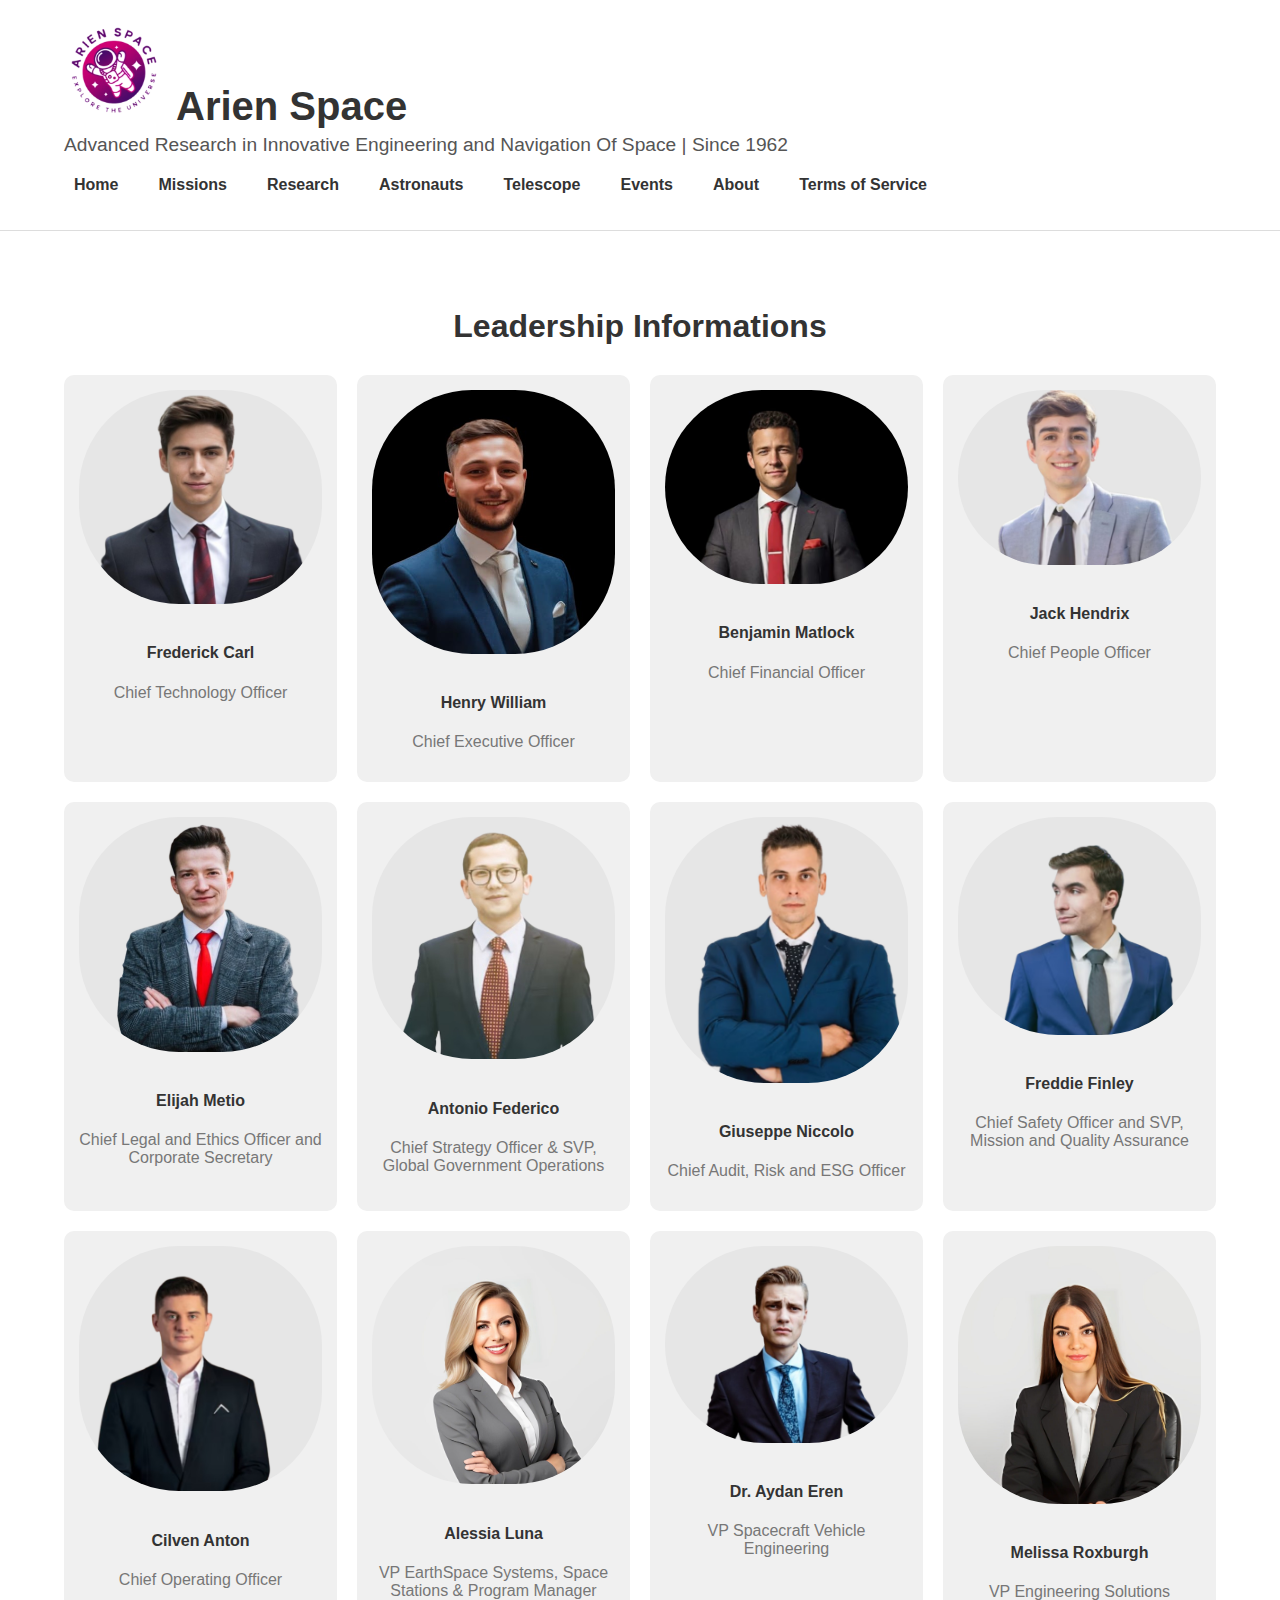
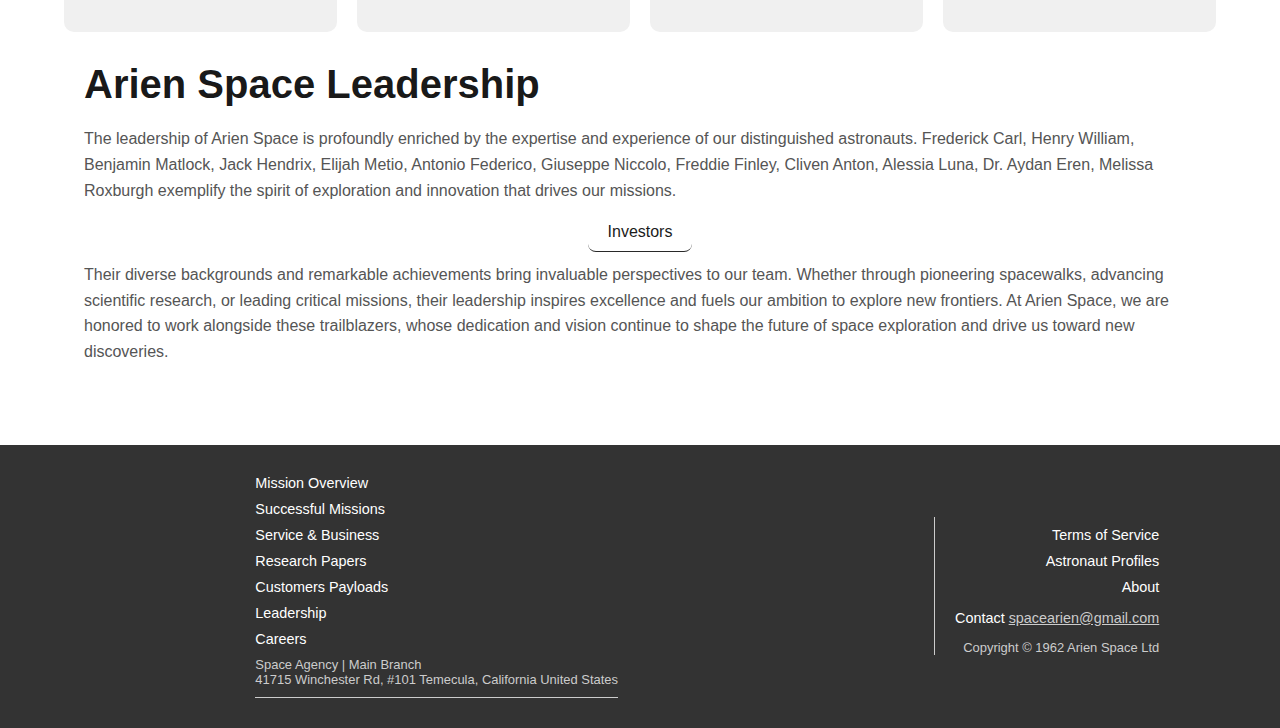
<file: Leaderships.html>
<!DOCTYPE html>
<html lang="en">

<head>
    <meta charset="UTF-8">
    <meta name="viewport" content="width=device-width, initial-scale=1.0">
    <title>Leaderships</title>
    <link rel="stylesheet" href="style.css">
    <link rel="icon" href="img/favicon.png" type="image/x-icon">
</head>

<body>
    <header>
        <div class="container">
            <h1><img src="img/Img2.jpg">Arien Space</h1>
            <p class="info">Advanced Research in Innovative Engineering and Navigation Of Space | Since 1962</p>
            <button class="nav-toggle" aria-label="Toggle navigation">
                &#9776;
            </button>
            <nav>
                <ul>
                    <li><a href="index.html">Home</a></li>
                    <li><a href="Missions.html">Missions</a></li>
                    <li><a href="Research.html">Research</a></li>
                    <li><a href="Astronauts.html">Astronauts</a></li>
                    <li><a href="Telescope.html">Telescope</a></li>
                    <li><a href="Events.html">Events</a></li>
                    <li><a href="About.html">About</a></li>
                    <li><a href="Terms.html">Terms of Service</a></li>
                </ul>
            </nav>
        </div>
    </header>


    <section class="astronauts">
        <div class="container">
            <h2>Leadership Informations</h2>
            <div class="astronauts-grid">
                <div class="astronaut">
                    <img src="img/Img47.jpg" alt="Astronaut 1">
                    <h4>Frederick Carl</h4>
                    <p>Chief Technology Officer</p>
                </div>
                <div class="astronaut">
                    <img src="img/Img40.jpg" alt="Astronaut 2">
                    <h4>Henry William </h4>
                    <p>Chief Executive Officer</p>
                </div>
                <div class="astronaut">
                    <img src="img/Img41.jpg" alt="Astronaut 3">
                    <h4>Benjamin Matlock </h4>
                    <p>Chief Financial Officer</p>
                </div>
                <div class="astronaut">
                    <img src="img/Img42.jpg" alt="Astronaut 4">
                    <h4>Jack Hendrix</h4>
                    <p>Chief People Officer</p>
                </div>

                <div class="astronaut">
                    <img src="img/Img43.jpg" alt="Astronaut 4">
                    <h4>Elijah Metio</h4>
                    <p>Chief Legal and Ethics Officer and Corporate Secretary</p>
                </div>

                <div class="astronaut">
                    <img src="img/Img44.jpg" alt="Astronaut 4">
                    <h4>Antonio Federico</h4>
                    <p>Chief Strategy Officer & SVP, Global Government Operations</p>
                </div>

                <div class="astronaut">
                    <img src="img/Img45.jpg" alt="Astronaut 4">
                    <h4>Giuseppe Niccolo</h4>
                    <p>Chief Audit, Risk and ESG Officer</p>
                </div>

                <div class="astronaut">
                    <img src="img/Img46.jpg" alt="Astronaut 4">
                    <h4>Freddie Finley </h4>
                    <p>Chief Safety Officer
                        and SVP, Mission and Quality Assurance</p>
                </div>

                <div class="astronaut">
                    <img src="img/Img58.jpg" alt="Astronaut 4">
                    <h4>Cilven Anton </h4>
                    <p>Chief Operating Officer</p>
                </div>


                <div class="astronaut">
                    <img src="img/Img59.jpg" alt="Astronaut 4">
                    <h4>Alessia Luna</h4>
                    <p>VP EarthSpace Systems, Space Stations & Program Manager</p>
                </div>


                <div class="astronaut">
                    <img src="img/Img60.jpg" alt="Astronaut 4">
                    <h4>Dr. Aydan Eren </h4>
                    <p>VP Spacecraft Vehicle Engineering</p>
                </div>


                <div class="astronaut">
                    <img src="img/Img61.jpg" alt="Astronaut 4">
                    <h4>Melissa Roxburgh</h4>
                    <p>VP Engineering Solutions</p>
                </div>


            </div>
            <div class="space-platform">
                <h1>Arien Space Leadership</h1>
                <p>The leadership of Arien Space is profoundly enriched by the expertise and experience of our
                    distinguished astronauts. Frederick Carl, Henry William, Benjamin Matlock, Jack Hendrix, Elijah
                    Metio, Antonio Federico, Giuseppe Niccolo, Freddie Finley, Cliven Anton, Alessia Luna, Dr. Aydan
                    Eren, Melissa Roxburgh exemplify the spirit of exploration and innovation that drives our missions.
                </p>
                <center> <button id="toggleButton">Investors</button></center>

                <div id="moreInfo" style="display: none;">

                    <div class="company-logos">
                        <img src="img/Img49.jpg" alt="Company 1 Logo">
                        <img src="img/Img50.jpg" alt="Company 2 Logo">
                        <img src="img/Img51.jpg" alt="Company 3 Logo">
                        <img src="img/Img52.jpg" alt="Company 4 Logo">
                        <img src="img/Img53.jpg" alt="Company 1 Logo">
                        <img src="img/Img54.jpg" alt="Company 2 Logo">
                        <img src="img/Img55.jpg" alt="Company 3 Logo">
                        <img src="img/Img56.jpg" alt="Company 4 Logo">
                        <img src="img/Img57.jpg" alt="Company 2 Logo">
                    </div>
                </div>


                <p>Their diverse backgrounds and remarkable achievements bring invaluable perspectives to our team.
                    Whether through pioneering spacewalks, advancing scientific research, or leading critical missions,
                    their leadership inspires excellence and fuels our ambition to explore new frontiers. At Arien
                    Space, we are honored to work alongside these trailblazers, whose dedication and vision continue to
                    shape the future of space exploration and drive us toward new discoveries.</p>
            </div>
        </div>
    </section>

    <footer class="site-footer">
        <div class="footer-content">
            <ul class="footer-links">
                <li><a href="Missions.html">Mission Overview</a></li>
                <li><a href="Successful Missions.html">Successful Missions</a></li>
                <li><a href="Service.html">Service & Business</a></li>
                <li><a href="Research.html">Research Papers</a></li>
                <li><a href="Customers.html">Customers Payloads</a></li>
                <li><a href="Leaderships.html">Leadership</a></li>
                <li><a href="Careers.html">Careers</a></li>

            </ul>
            <p class="footer-info">
                Space Agency | Main Branch <br>
                41715 Winchester Rd, #101
                Temecula, California
                United States<br>

            </p>
        </div>
        <div class="footer-content2">
            <ul class="footer-links">
                <li><a href="Terms.html">Terms of Service</a></li>
                <li><a href="Astronauts.html">Astronaut Profiles</a></li>
                <li><a href="About.html">About</a></li>
            </ul>
            <p>
                Contact <a class="email"
                    href="https://mail.google.com/mail/?view=cm&fs=1&to=spacearien@gmail.com&su=Write%20your%20queries&body="
                    target="_blank">spacearien@gmail.com</a>
            </p>
            <p class="footer-info">
                Copyright &copy; 1962 Arien Space Ltd
            </p>
        </div>

    </footer>



    <script>
        // JavaScript to toggle the navigation menu
        document.querySelector('.nav-toggle').addEventListener('click', function () {
            document.querySelector('nav ul').classList.toggle('show');
        });

        document.getElementById('toggleButton').addEventListener('click', function () {
            var moreInfoDiv = document.getElementById('moreInfo');
            if (moreInfoDiv.style.display === 'none') {
                moreInfoDiv.style.display = 'block';
            } else {
                moreInfoDiv.style.display = 'none';
            }
        });

    </script>

</body>

</html>
</file>
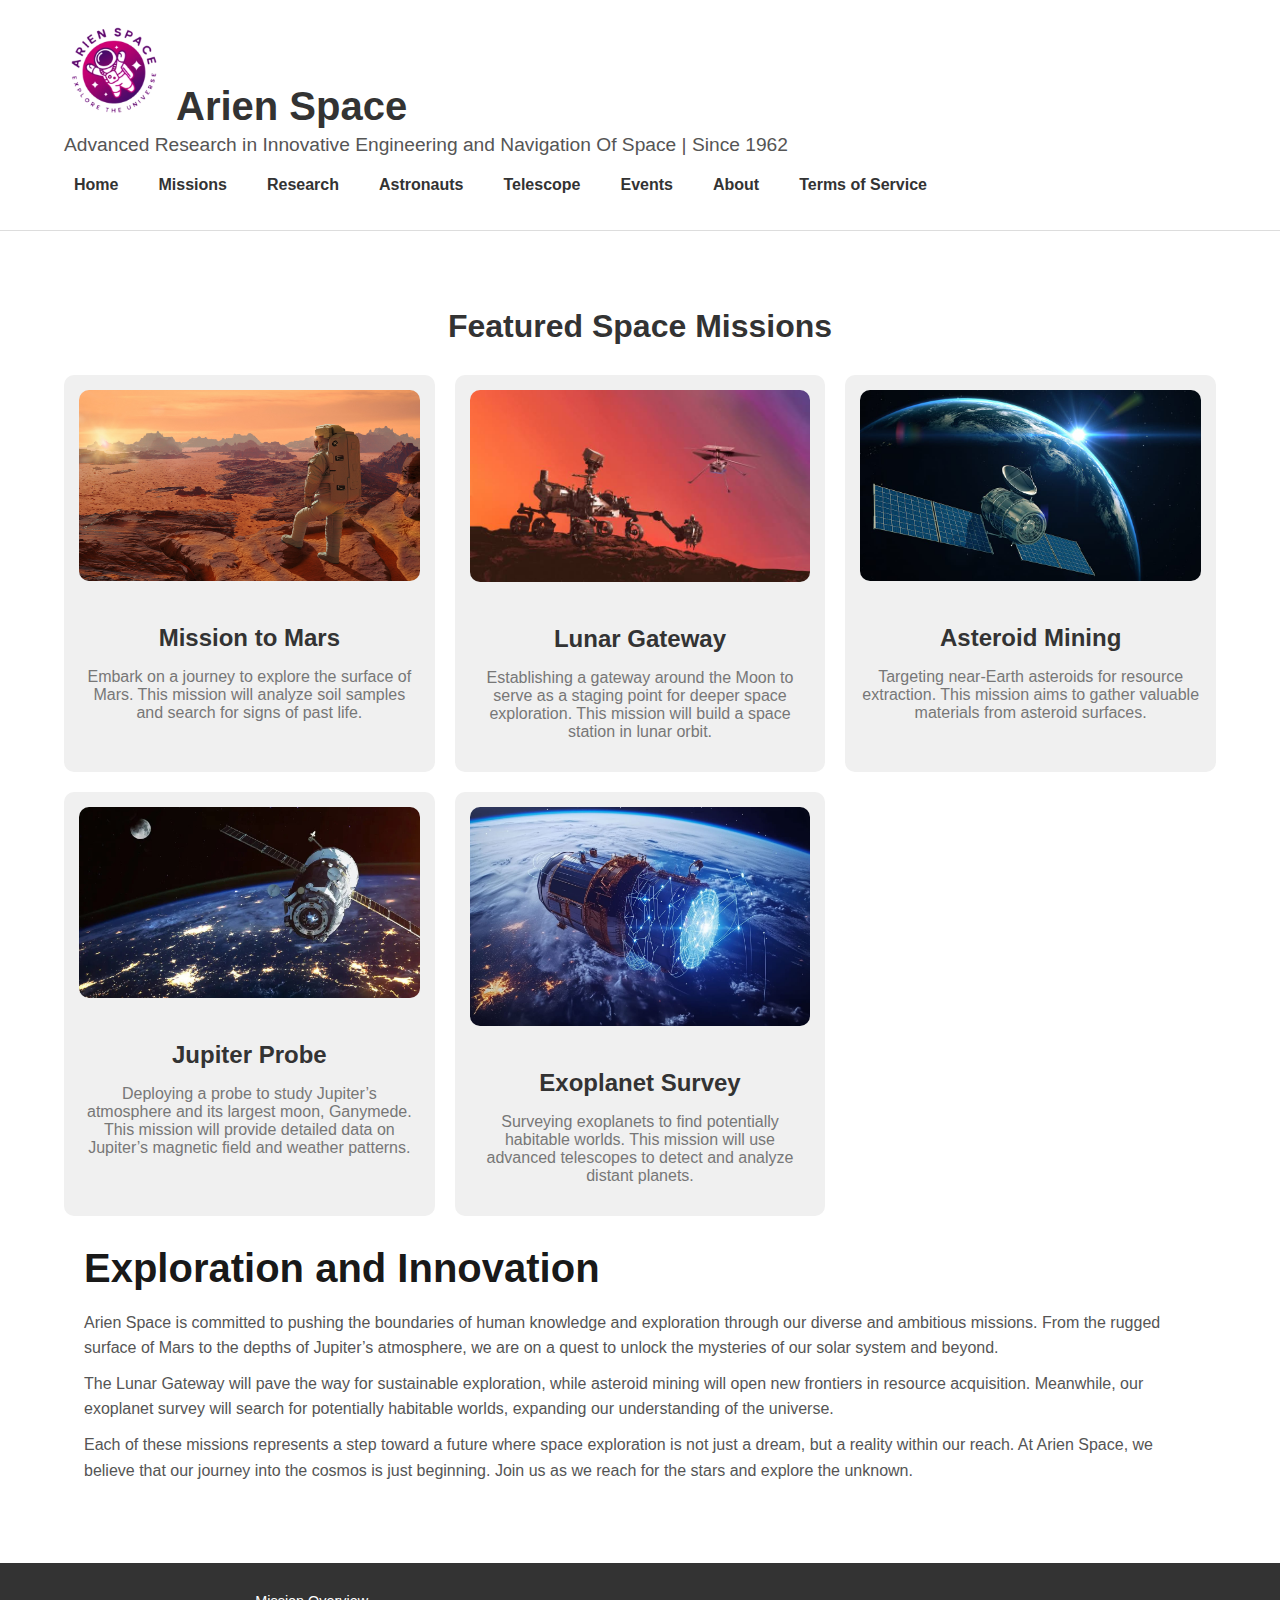
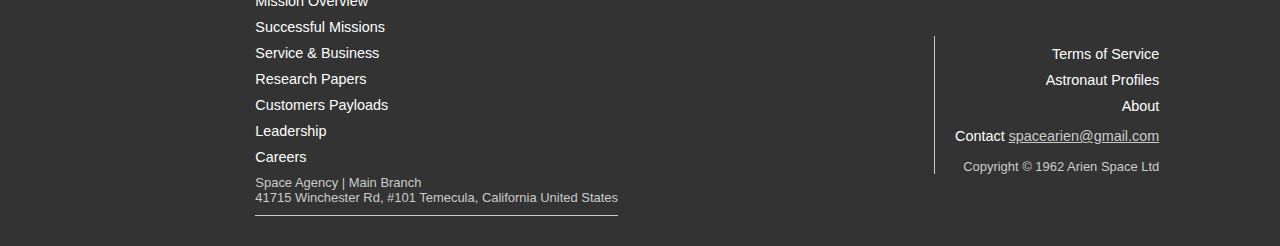
<file: Missions.html>
<!DOCTYPE html>
<html lang="en">
<head>
    <meta charset="UTF-8">
    <meta name="viewport" content="width=device-width, initial-scale=1.0">
    <title>Missions</title>
    <link rel="stylesheet" href="style.css">
    <link rel="icon" href="img/favicon.png" type="image/x-icon">
</head>
<body>
    <header>
        <div class="container">
            <h1><img src="img/Img2.jpg">Arien Space</h1>
            <p class="info">Advanced Research in Innovative Engineering and Navigation Of Space | Since 1962</p>
            <button class="nav-toggle" aria-label="Toggle navigation">
                &#9776; 
            </button>
            <nav>
                <ul>
                    <li><a href="index.html">Home</a></li>
                    <li><a href="Missions.html">Missions</a></li>
                    <li><a href="Research.html">Research</a></li>
                    <li><a href="Astronauts.html">Astronauts</a></li>
                    <li><a href="Telescope.html">Telescope</a></li>
                    <li><a href="Events.html">Events</a></li>
                    <li><a href="About.html">About</a></li>
                    <li><a href="Terms.html">Terms of Service</a></li>
                </ul>
            </nav>
        </div>
    </header>
    

    <section class="missions">
        <div class="container">
            <h2>Featured Space Missions</h2>
            <div class="missions-grid">
                <div class="mission">
                    <img src="img/Img31.jpg" alt="Mission to Mars">
                    <h3>Mission to Mars</h3>
                    <p>Embark on a journey to explore the surface of Mars. This mission will analyze soil samples and search for signs of past life.</p>
                   
                </div>
                <div class="mission">
                    <img src="img/Img12.jpg" alt="Lunar Gateway">
                    <h3>Lunar Gateway</h3>
                    <p>Establishing a gateway around the Moon to serve as a staging point for deeper space exploration. This mission will build a space station in lunar orbit.</p>
                    
                </div>
                <div class="mission">
                    <img src="img/Img13.jpg" alt="Asteroid Mining">
                    <h3>Asteroid Mining</h3>
                    <p>Targeting near-Earth asteroids for resource extraction. This mission aims to gather valuable materials from asteroid surfaces.</p>
                    
                </div>
                <div class="mission">
                    <img src="img/Img14.jpg" alt="Jupiter Probe">
                    <h3>Jupiter Probe</h3>
                    <p>Deploying a probe to study Jupiter’s atmosphere and its largest moon, Ganymede. This mission will provide detailed data on Jupiter’s magnetic field and weather patterns.</p>
                   
                </div>
                <div class="mission">
                    <img src="img/Img15.jpg" alt="Exoplanet Survey">
                    <h3>Exoplanet Survey</h3>
                    <p>Surveying exoplanets to find potentially habitable worlds. This mission will use advanced telescopes to detect and analyze distant planets.</p>
                    
                </div>

                
            </div>
            <div class="space-platform">
                <h1>Exploration and Innovation</h1>
                <p>Arien Space is committed to pushing the boundaries of human knowledge and exploration through our diverse and ambitious missions. From the rugged surface of Mars to the depths of Jupiter’s atmosphere, we are on a quest to unlock the mysteries of our solar system and beyond.</p>
                
                <p>The Lunar Gateway will pave the way for sustainable exploration, while asteroid mining will open new frontiers in resource acquisition. Meanwhile, our exoplanet survey will search for potentially habitable worlds, expanding our understanding of the universe.</p>
                
                <p>Each of these missions represents a step toward a future where space exploration is not just a dream, but a reality within our reach. At Arien Space, we believe that our journey into the cosmos is just beginning. Join us as we reach for the stars and explore the unknown.</p>
            </div>
        </div>

    </section>


    <footer class="site-footer">
        <div class="footer-content">
            <ul class="footer-links">
                <li><a href="Missions.html">Mission Overview</a></li>
                <li><a href="Successful Missions.html">Successful Missions</a></li>
                <li><a href="Service.html">Service & Business</a></li>
                <li><a href="Research.html">Research Papers</a></li>
                <li><a href="Customers.html">Customers Payloads</a></li>
                <li><a href="Leaderships.html">Leadership</a></li>
                <li><a href="Careers.html">Careers</a></li>
               
            </ul>
            <p class="footer-info">
                Space Agency | Main Branch  <br>
                41715 Winchester Rd, #101
                Temecula, California
                United States<br>
            
            </p>
        </div>
        <div class="footer-content2">
            <ul class="footer-links">
                <li><a href="Terms.html">Terms of Service</a></li>
                <li><a href="Astronauts.html">Astronaut Profiles</a></li>
                <li><a href="About.html">About</a></li>
            </ul>
            <p >
                Contact <a class="email"
                href="https://mail.google.com/mail/?view=cm&fs=1&to=spacearien@gmail.com&su=Write%20your%20queries&body="
                target="_blank">spacearien@gmail.com</a>
            </p>
            <p class="footer-info">
                Copyright &copy; 1962 Arien Space Ltd
            </p>
        </div>

    </footer>


    <script>
        // JavaScript to toggle the navigation menu
document.querySelector('.nav-toggle').addEventListener('click', function() {
    document.querySelector('nav ul').classList.toggle('show');
});

    </script>
        
</body>
</html>
</file>
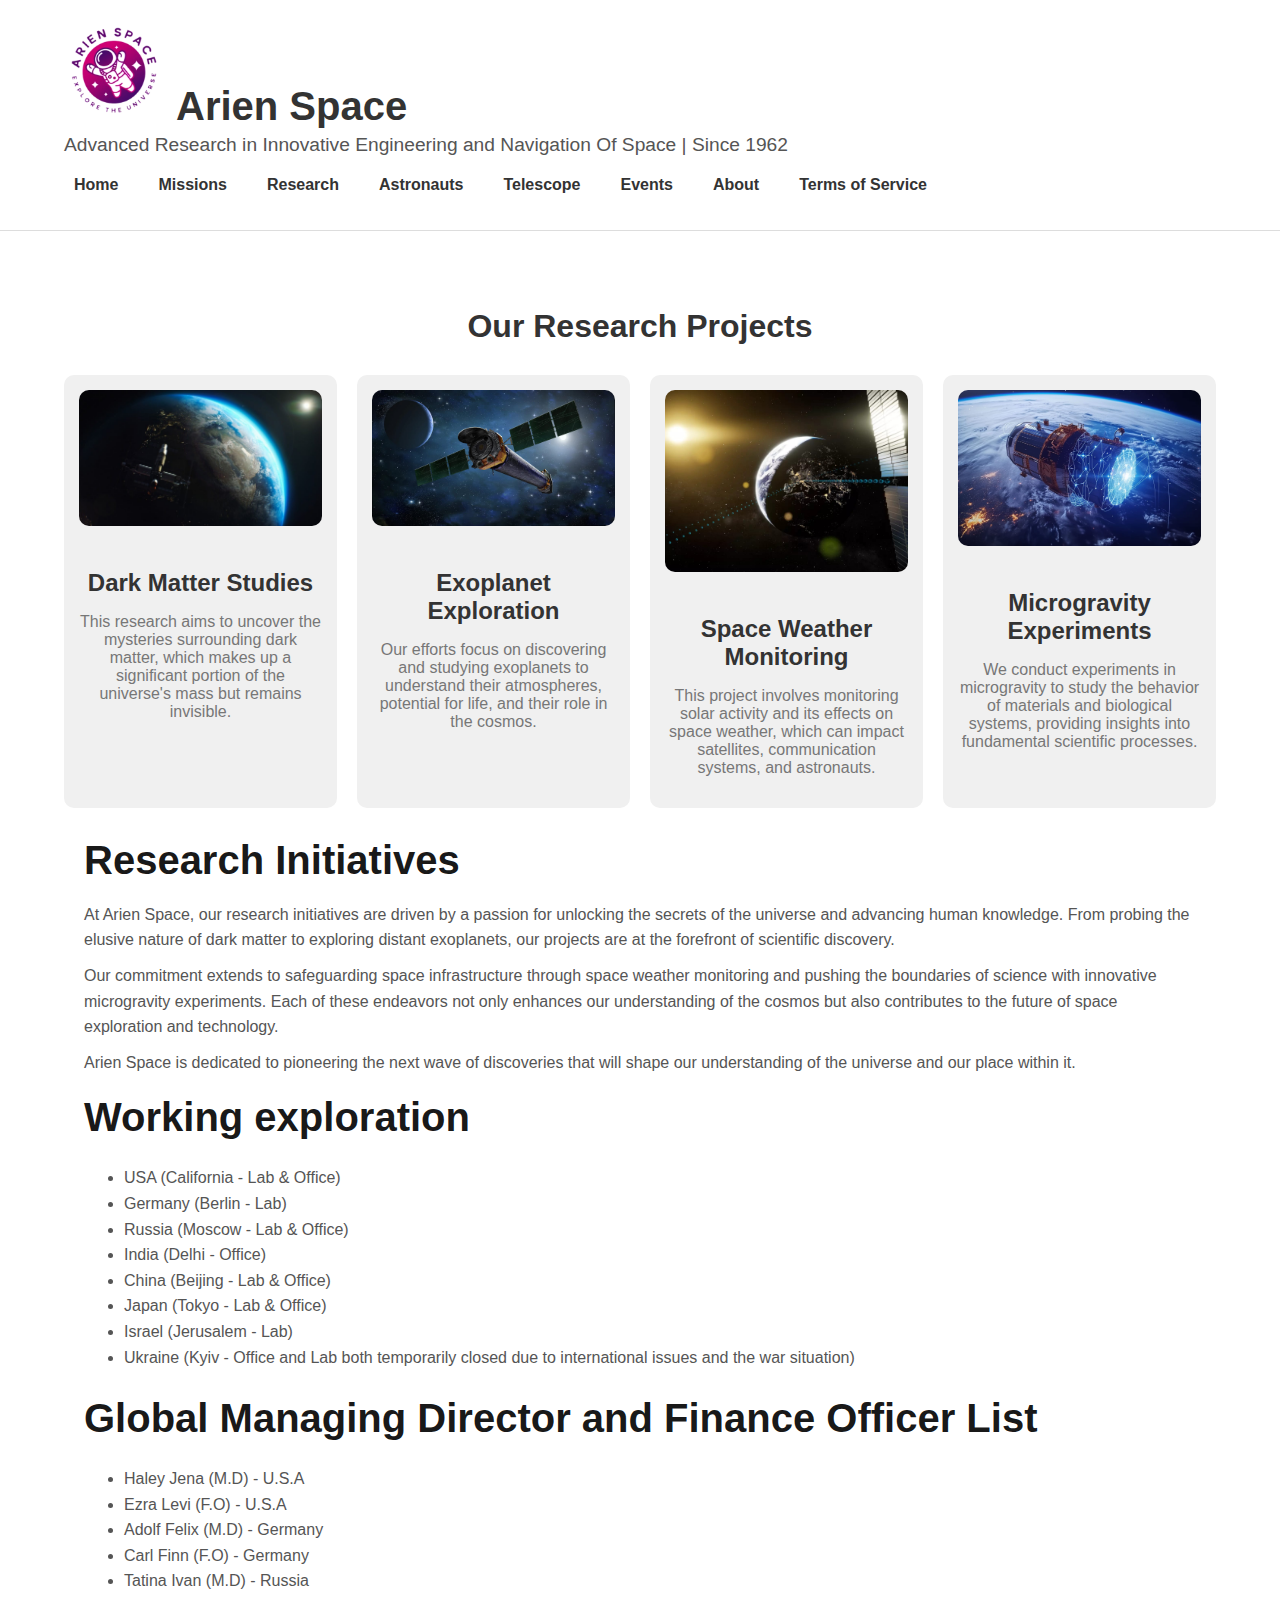
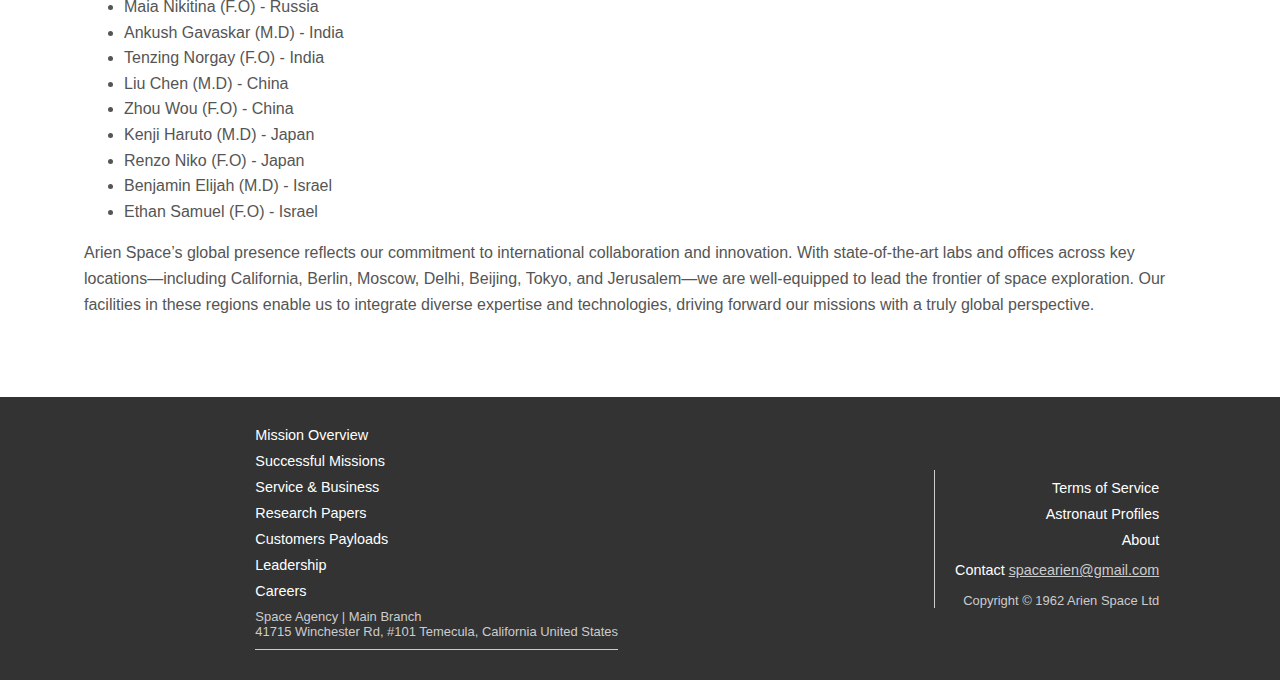
<file: Research.html>
<!DOCTYPE html>
<html lang="en">

<head>
    <meta charset="UTF-8">
    <meta name="viewport" content="width=device-width, initial-scale=1.0">
    <title>Research</title>
    <link rel="stylesheet" href="style.css">
    <link rel="icon" href="img/favicon.png" type="image/x-icon">
</head>

<body>
    <header>
        <div class="container">
            <h1><img src="img/Img2.jpg">Arien Space</h1>
            <p class="info">Advanced Research in Innovative Engineering and Navigation Of Space | Since 1962</p>
            <button class="nav-toggle" aria-label="Toggle navigation">
                &#9776;
            </button>
            <nav>
                <ul>
                    <li><a href="index.html">Home</a></li>
                    <li><a href="Missions.html">Missions</a></li>
                    <li><a href="Research.html">Research</a></li>
                    <li><a href="Astronauts.html">Astronauts</a></li>
                    <li><a href="Telescope.html">Telescope</a></li>
                    <li><a href="Events.html">Events</a></li>
                    <li><a href="About.html">About</a></li>
                    <li><a href="Terms.html">Terms of Service</a></li>
                </ul>
            </nav>
        </div>
    </header>


    <section class="research">
        <div class="container">
            <h2>Our Research Projects</h2>
            <div class="research-grid">
                <div class="research-item">
                    <img src="img/Img16.jpg" alt="Project 1">
                    <h3>Dark Matter Studies</h3>
                    <p>This research aims to uncover the mysteries surrounding dark matter, which makes up a significant
                        portion of the universe's mass but remains invisible.</p>
                </div>
                <div class="research-item">
                    <img src="img/Img18.jpg" alt="Project 2">
                    <h3>Exoplanet Exploration</h3>
                    <p>Our efforts focus on discovering and studying exoplanets to understand their atmospheres,
                        potential for life, and their role in the cosmos.</p>
                </div>
                <div class="research-item">
                    <img src="img/Img21.jpg" alt="Project 3">
                    <h3>Space Weather Monitoring</h3>
                    <p>This project involves monitoring solar activity and its effects on space weather, which can
                        impact satellites, communication systems, and astronauts.</p>
                </div>
                <div class="research-item">
                    <img src="img/Img15.jpg" alt="Project 4">
                    <h3>Microgravity Experiments</h3>
                    <p>We conduct experiments in microgravity to study the behavior of materials and biological systems,
                        providing insights into fundamental scientific processes.</p>
                </div>
            </div>
            <div class="space-platform">
                <h1>Research Initiatives</h1>
                <p>At Arien Space, our research initiatives are driven by a passion for unlocking the secrets of the
                    universe and advancing human knowledge. From probing the elusive nature of dark matter to exploring
                    distant exoplanets, our projects are at the forefront of scientific discovery.</p>

                <p>Our commitment extends to safeguarding space infrastructure through space weather monitoring and
                    pushing the boundaries of science with innovative microgravity experiments. Each of these endeavors
                    not only enhances our understanding of the cosmos but also contributes to the future of space
                    exploration and technology.</p>

                <p>Arien Space is dedicated to pioneering the next wave of discoveries that will shape our understanding
                    of the universe and our place within it.</p>
                <h1>Working exploration</h1>
                <ul>
                    <li>USA (California - Lab & Office)</li>
                    <li>Germany (Berlin - Lab)</li>
                    <li>Russia (Moscow - Lab & Office)</li>
                    <li>India (Delhi - Office)</li>
                    <li>China (Beijing - Lab & Office)</li>
                    <li>Japan (Tokyo - Lab & Office)</li>
                    <li>Israel (Jerusalem - Lab)</li>
                    <li>Ukraine (Kyiv - Office and Lab both temporarily closed due to international issues and the war
                        situation)</li>
                </ul>

                <h1>Global Managing Director and Finance Officer List</h1>
<ul>
    <li>Haley Jena (M.D) - U.S.A</li>
    <li>Ezra Levi (F.O) - U.S.A</li>
    <li>Adolf Felix (M.D) - Germany</li>
    <li>Carl Finn (F.O) - Germany</li>
    <li>Tatina Ivan (M.D) - Russia</li>
    <li>Maia Nikitina (F.O) - Russia</li>
    <li>Ankush Gavaskar (M.D) - India</li>
    <li>Tenzing Norgay (F.O) - India</li>
    <li>Liu Chen (M.D) - China</li>
    <li>Zhou Wou (F.O) - China</li>
    <li>Kenji Haruto (M.D) - Japan</li>
    <li>Renzo Niko (F.O) - Japan</li>
    <li>Benjamin Elijah (M.D) - Israel</li>
    <li>Ethan Samuel (F.O) - Israel</li>
</ul>


                <p>Arien Space’s global presence reflects our commitment to international collaboration and innovation.
                    With state-of-the-art labs and offices across key locations—including California, Berlin, Moscow,
                    Delhi, Beijing, Tokyo, and Jerusalem—we are well-equipped to lead the frontier of space exploration.
                    Our facilities in these regions enable us to integrate diverse expertise and technologies, driving
                    forward our missions with a truly global perspective.</p>
            </div>
        </div>
    </section>

    <footer class="site-footer">
        <div class="footer-content">
            <ul class="footer-links">
                <li><a href="Missions.html">Mission Overview</a></li>
                <li><a href="Successful Missions.html">Successful Missions</a></li>
                <li><a href="Service.html">Service & Business</a></li>
                <li><a href="Research.html">Research Papers</a></li>
                <li><a href="Customers.html">Customers Payloads</a></li>
                <li><a href="Leaderships.html">Leadership</a></li>
                <li><a href="Careers.html">Careers</a></li>
               
            </ul>
            <p class="footer-info">
                Space Agency | Main Branch  <br>
                41715 Winchester Rd, #101
                Temecula, California
                United States<br>
            
            </p>
        </div>
        <div class="footer-content2">
            <ul class="footer-links">
                <li><a href="Terms.html">Terms of Service</a></li>
                <li><a href="Astronauts.html">Astronaut Profiles</a></li>
                <li><a href="About.html">About</a></li>
            </ul>
            <p >
                Contact <a class="email"
                href="https://mail.google.com/mail/?view=cm&fs=1&to=spacearien@gmail.com&su=Write%20your%20queries&body="
                target="_blank">spacearien@gmail.com</a>
            </p>
            <p class="footer-info">
                Copyright &copy; 1962 Arien Space Ltd
            </p>
        </div>

    </footer>


    <script>
        // JavaScript to toggle the navigation menu
        document.querySelector('.nav-toggle').addEventListener('click', function () {
            document.querySelector('nav ul').classList.toggle('show');
        });

    </script>

</body>

</html>
</file>
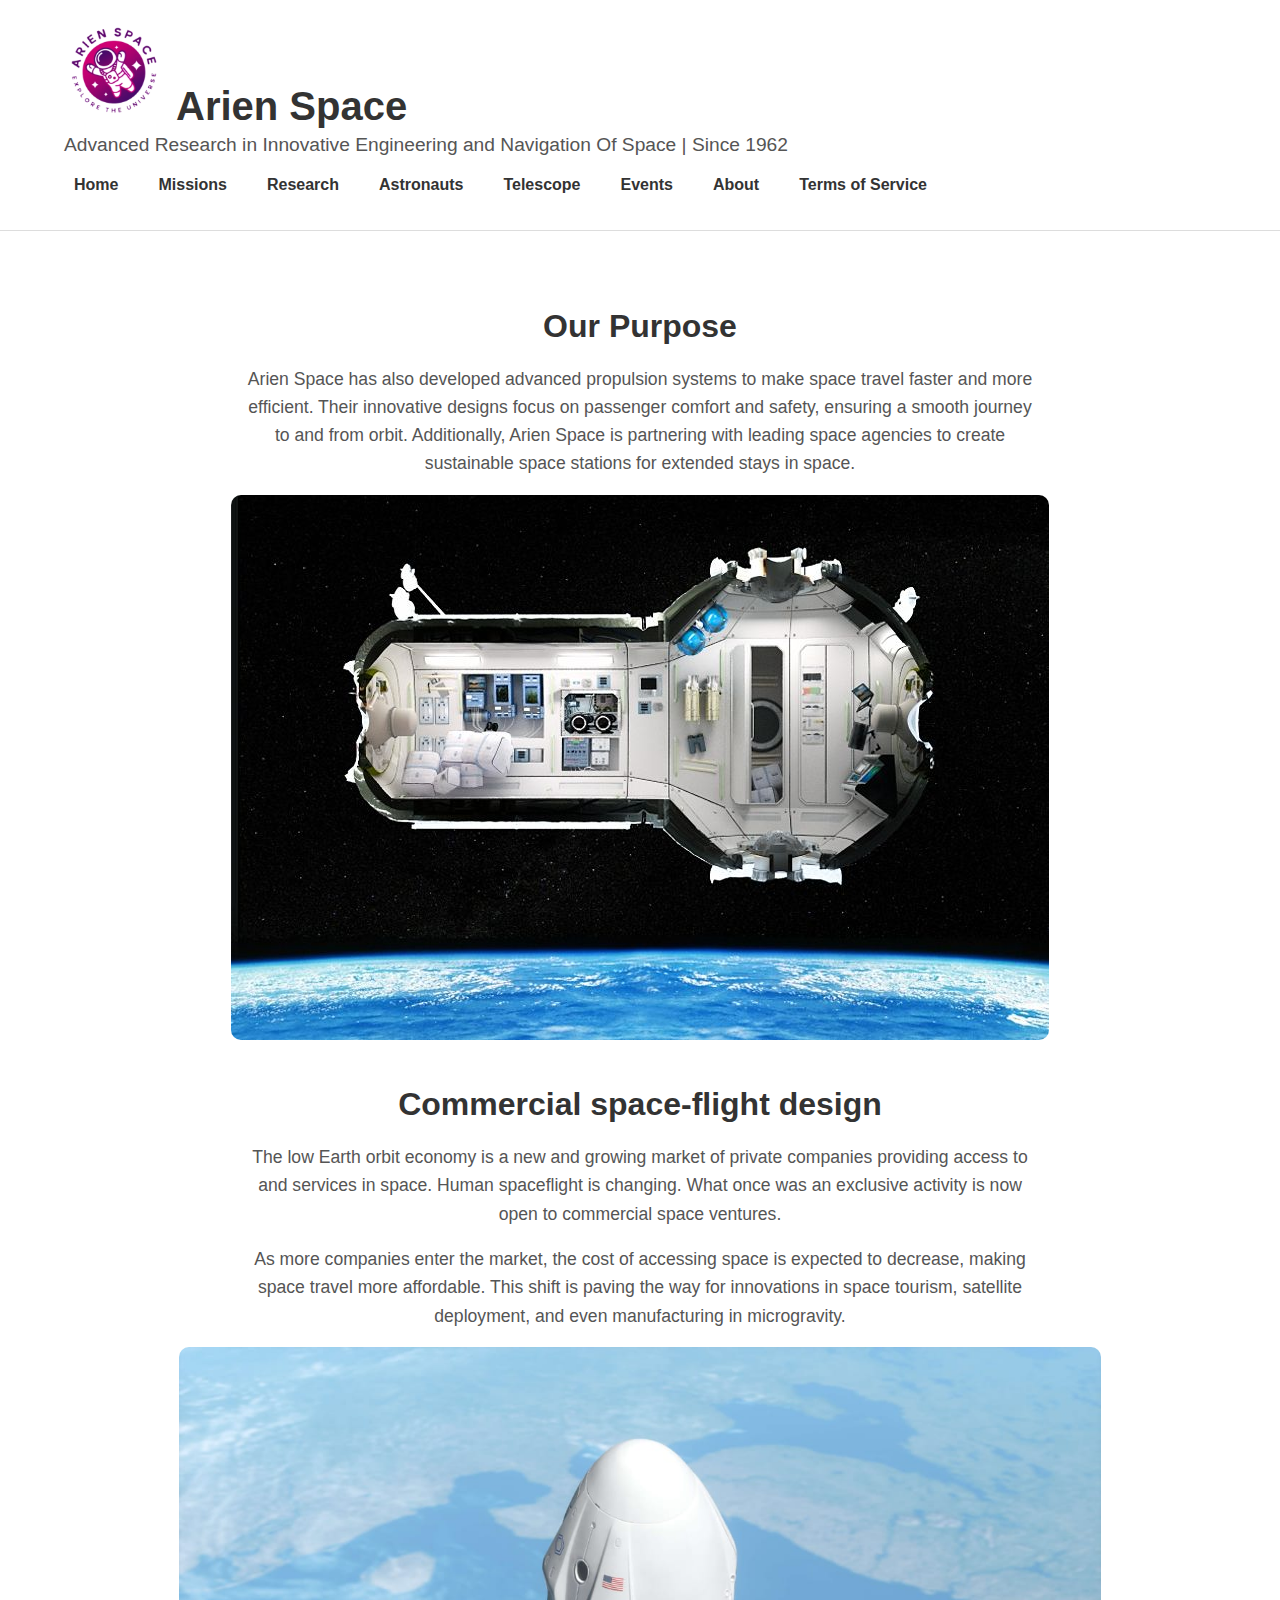
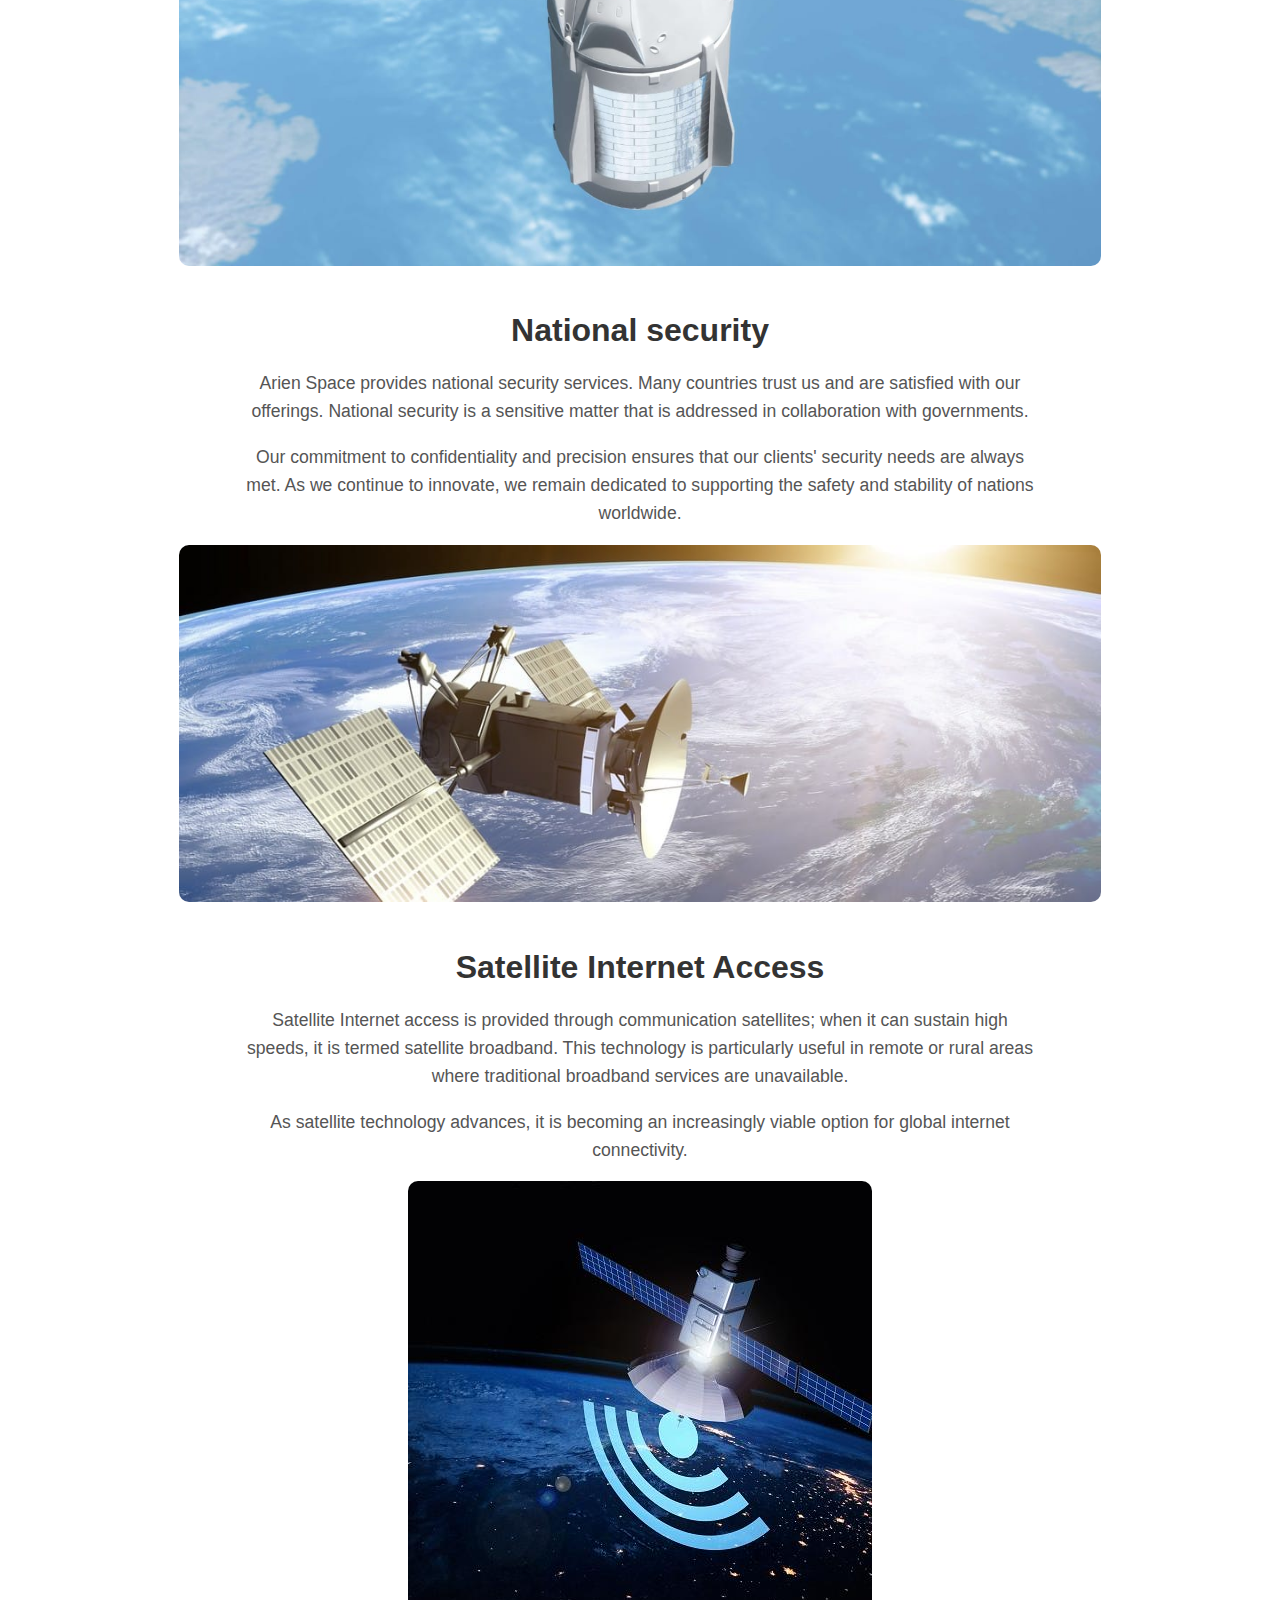
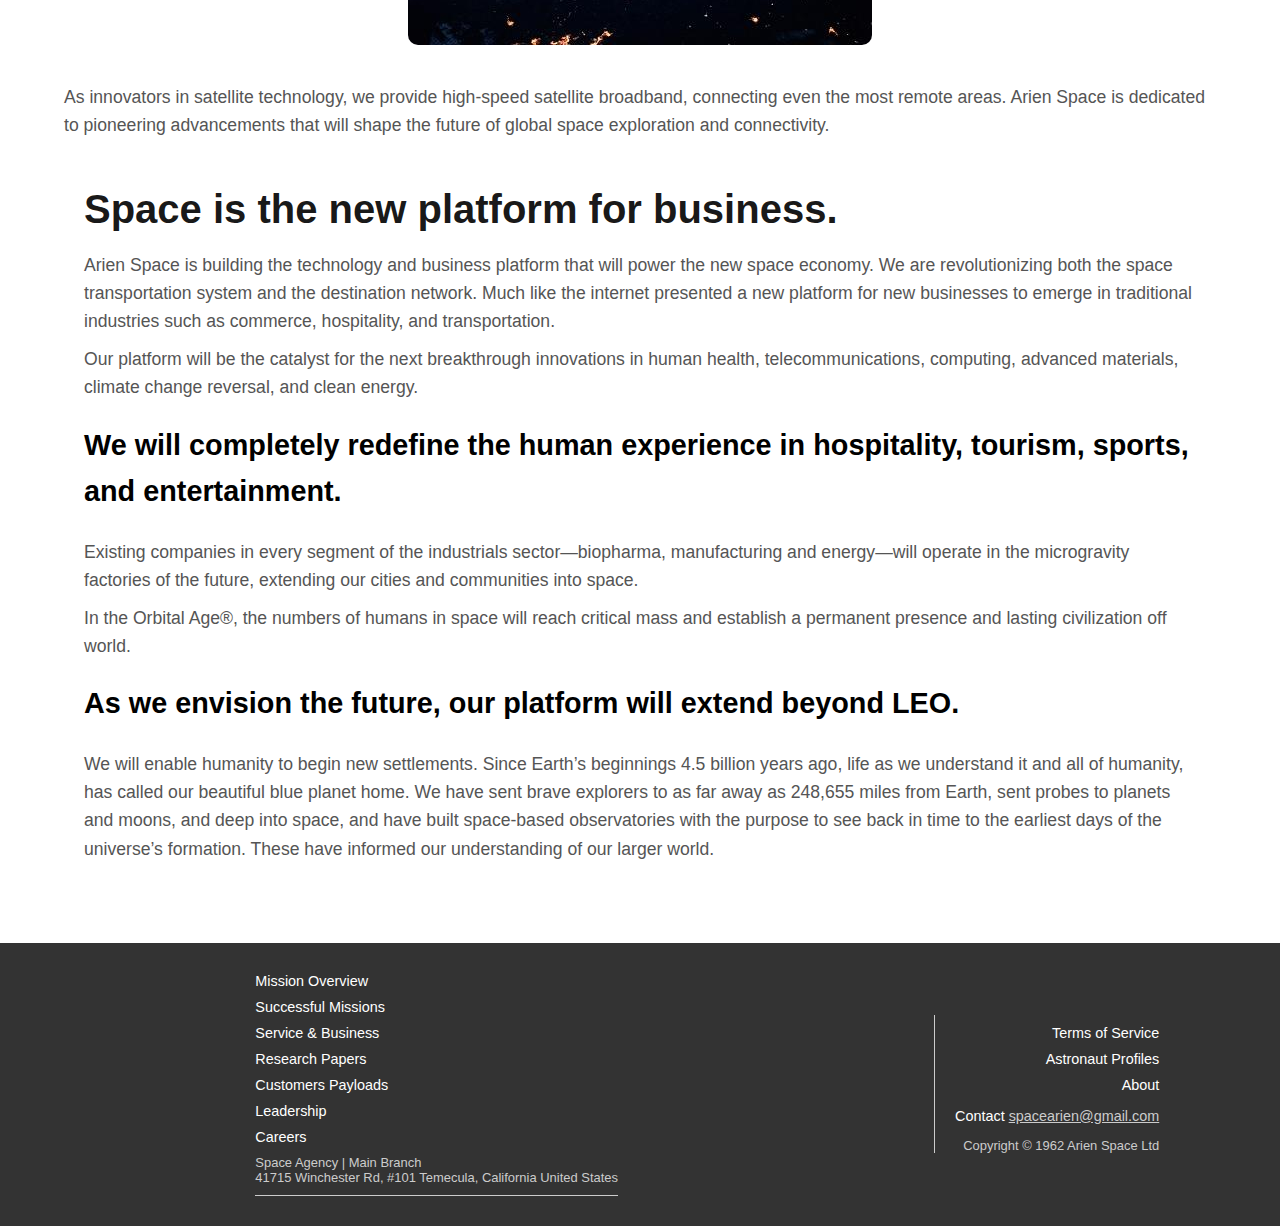
<file: Service.html>
<!DOCTYPE html>
<html lang="en">

<head>
    <meta charset="UTF-8">
    <meta name="viewport" content="width=device-width, initial-scale=1.0">
    <title>Service & Business</title>
    <link rel="stylesheet" href="style.css">
    <link rel="icon" href="img/favicon.png" type="image/x-icon">
</head>

<body>
    <header>
        <div class="container">
            <h1><img src="img/Img2.jpg">Arien Space</h1>
            <p class="info">Advanced Research in Innovative Engineering and Navigation Of Space | Since 1962</p>
            <button class="nav-toggle" aria-label="Toggle navigation">
                &#9776;
            </button>
            <nav>
                <ul>
                    <li><a href="index.html">Home</a></li>
                    <li><a href="Missions.html">Missions</a></li>
                    <li><a href="Research.html">Research</a></li>
                    <li><a href="Astronauts.html">Astronauts</a></li>
                    <li><a href="Telescope.html">Telescope</a></li>
                    <li><a href="Events.html">Events</a></li>
                    <li><a href="About.html">About</a></li>
                    <li><a href="Terms.html">Terms of Service</a></li>
                </ul>
            </nav>
        </div>
    </header>


    <section class="event">
        <div class="container">
            <div class="event-content">

                <div class="event-text">
                    <h2>Our Purpose</h2>
                    <p>
                        Arien Space has also developed advanced propulsion systems to make space travel faster and more
                        efficient. Their innovative designs focus on passenger comfort and safety, ensuring a smooth
                        journey to and from orbit. Additionally, Arien Space is partnering with leading space agencies
                        to create sustainable space stations for extended stays in space.
                    </p>

                </div>
                <img src="img/Img36.jpg" alt="Event Image">
                <div class="event-text">
                    <h2>Commercial space-flight design</h2>
                    <p>
                        The low Earth orbit economy is a new and growing market of private companies providing access to
                        and services in space. Human spaceflight is changing. What once was an exclusive activity is now
                        open to commercial space ventures.
                    </p>
                    <p>
                        As more companies enter the market, the cost of accessing space is expected to decrease, making
                        space travel more affordable. This shift is paving the way for innovations in space tourism,
                        satellite deployment, and even manufacturing in microgravity.
                    </p>

                </div>
                <img src="img/Img37.jpg" alt="Event Image">
                <div class="event-text">
                    <h2>National security</h2>
                    <p>
                        Arien Space provides national security services. Many countries trust us and are satisfied with
                        our offerings. National security is a sensitive matter that is addressed in collaboration with
                        governments.
                    </p>
                    <p>
                        Our commitment to confidentiality and precision ensures that our clients' security needs are
                        always met. As we continue to innovate, we remain dedicated to supporting the safety and
                        stability of nations worldwide.
                    </p>

                </div>
                <img src="img/Img38.jpg" alt="Event Image">
                <div class="event-text">
                    <h2>Satellite Internet Access</h2>
                    <p>
                        Satellite Internet access is provided through communication satellites; when it can sustain high
                        speeds, it is termed satellite broadband. This technology is particularly useful in remote or
                        rural areas where traditional broadband services are unavailable.
                    </p>
                    <p>
                        As satellite technology advances, it is becoming an increasingly viable option for global
                        internet connectivity.
                    </p>

                </div>
                <img src="img/Img39.jpg" alt="Event Image">
                <p>As innovators in satellite technology, we provide high-speed satellite broadband, connecting even the
                    most remote areas. Arien Space is dedicated to pioneering advancements that will shape the future of
                    global space exploration and connectivity.</p>
            </div>
            <div class="space-platform">
                <h1>Space is the new platform for business.</h1>
                <p>Arien Space is building the technology and business platform that will power the new space economy. We are revolutionizing both the space transportation system and the destination network. Much like the internet presented a new platform for new businesses to emerge in traditional industries such as commerce, hospitality, and transportation.</p>
                
                <p>Our platform will be the catalyst for the next breakthrough innovations in human health, telecommunications, computing, advanced materials, climate change reversal, and clean energy.</p>
            
                <h2>We will completely redefine the human experience in hospitality, tourism, sports, and entertainment.</h2>
            
                <p>Existing companies in every segment of the industrials sector—biopharma, manufacturing and energy—will operate in the microgravity factories of the future, extending our cities and communities into space.</p>
            
                <p>In the Orbital Age®, the numbers of humans in space will reach critical mass and establish a permanent presence and lasting civilization off world.</p>
            
                <h2>As we envision the future, our platform will extend beyond LEO.</h2>
            
                <p>We will enable humanity to begin new settlements. Since Earth’s beginnings 4.5 billion years ago, life as we understand it and all of humanity, has called our beautiful blue planet home. We have sent brave explorers to as far away as 248,655 miles from Earth, sent probes to planets and moons, and deep into space, and have built space-based observatories with the purpose to see back in time to the earliest days of the universe’s formation. These have informed our understanding of our larger world.</p>
            </div>
        </div>
    </section>
    <footer class="site-footer">
        <div class="footer-content">
            <ul class="footer-links">
                <li><a href="Missions.html">Mission Overview</a></li>
                <li><a href="Successful Missions.html">Successful Missions</a></li>
                <li><a href="Service.html">Service & Business</a></li>
                <li><a href="Research.html">Research Papers</a></li>
                <li><a href="Customers.html">Customers Payloads</a></li>
                <li><a href="Leaderships.html">Leadership</a></li>
                <li><a href="Careers.html">Careers</a></li>
               
            </ul>
            <p class="footer-info">
                Space Agency | Main Branch  <br>
                41715 Winchester Rd, #101
                Temecula, California
                United States<br>
            
            </p>
        </div>
        <div class="footer-content2">
            <ul class="footer-links">
                <li><a href="Terms.html">Terms of Service</a></li>
                <li><a href="Astronauts.html">Astronaut Profiles</a></li>
                <li><a href="About.html">About</a></li>
            </ul>
            <p >
                Contact <a class="email"
                    href="https://mail.google.com/mail/?view=cm&fs=1&to=spacearien@gmail.com&su=Write%20your%20queries&body="
                    target="_blank">spacearien@gmail.com</a>
            </p>
            <p class="footer-info">
                Copyright &copy; 1962 Arien Space Ltd
            </p>
        </div>

    </footer>

    <script>
        // JavaScript to toggle the navigation menu
        document.querySelector('.nav-toggle').addEventListener('click', function () {
            document.querySelector('nav ul').classList.toggle('show');
        });

    </script>

</body>

</html>
</file>
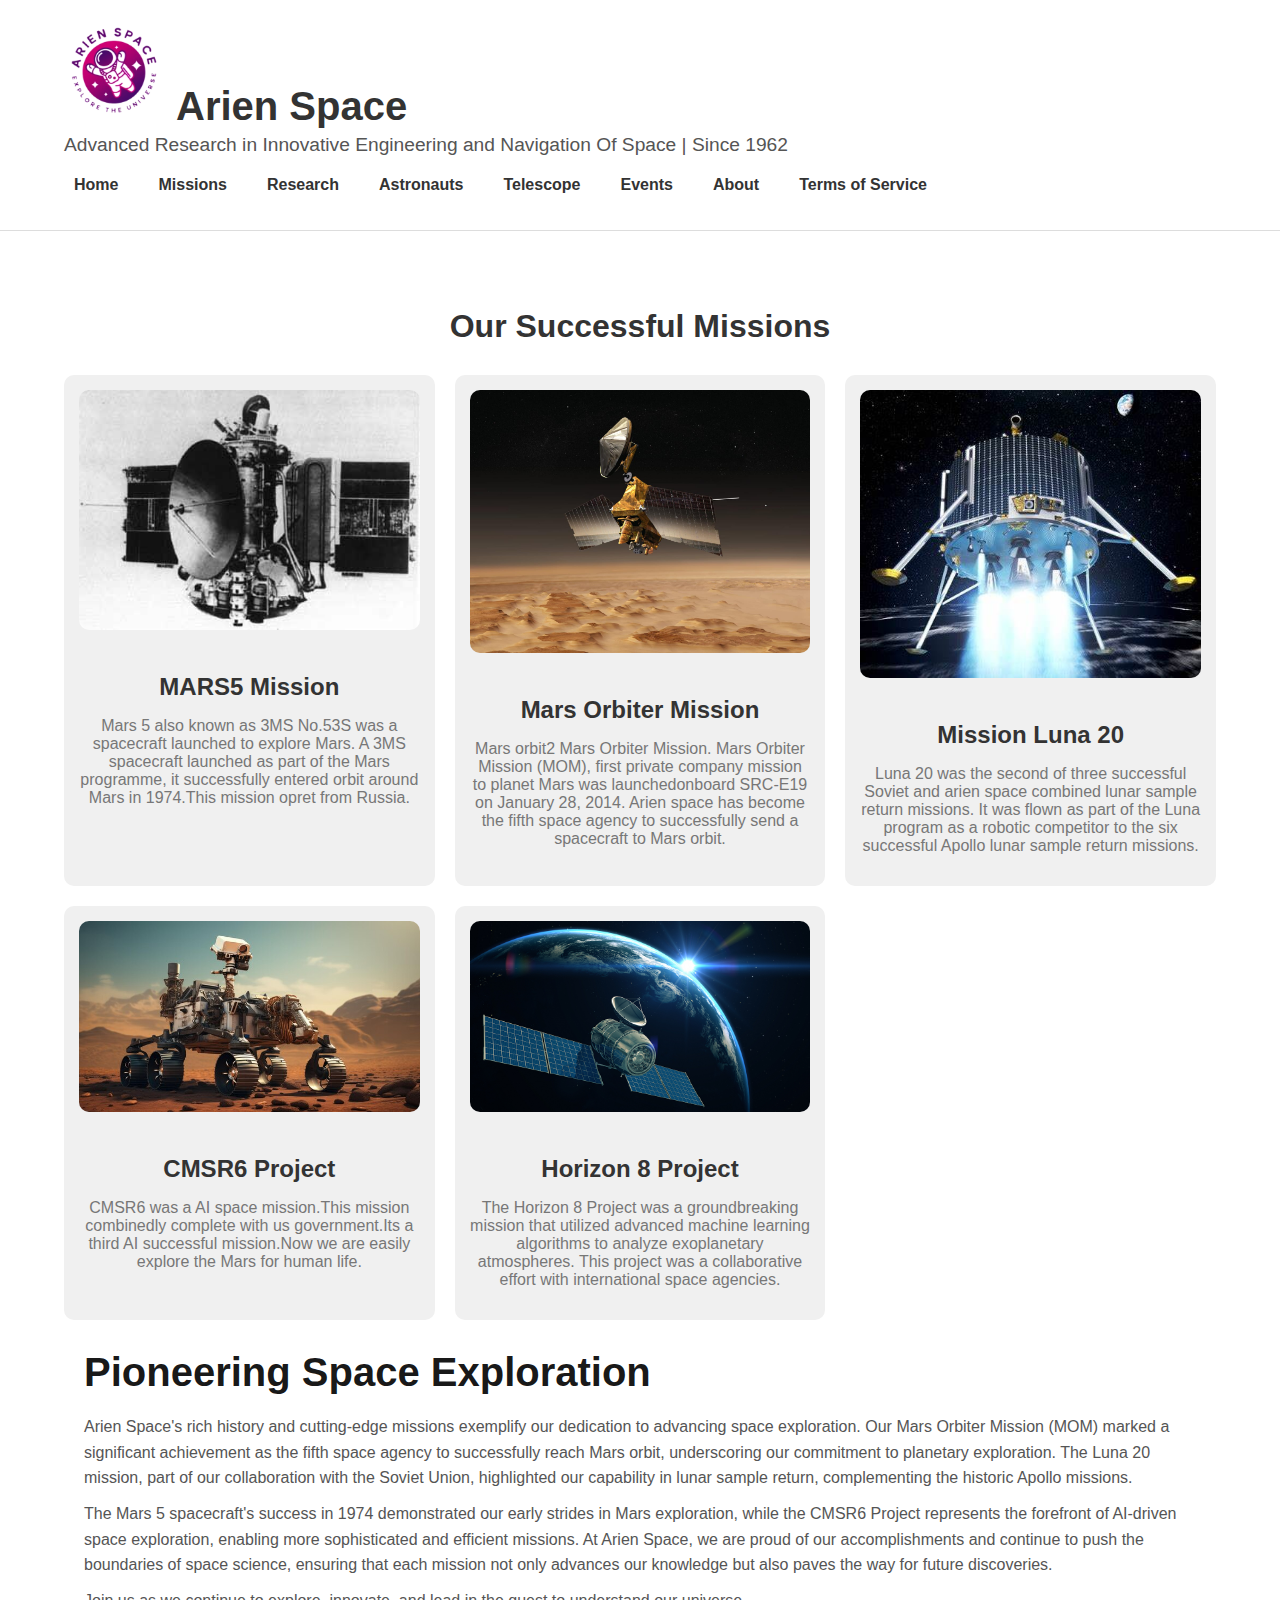
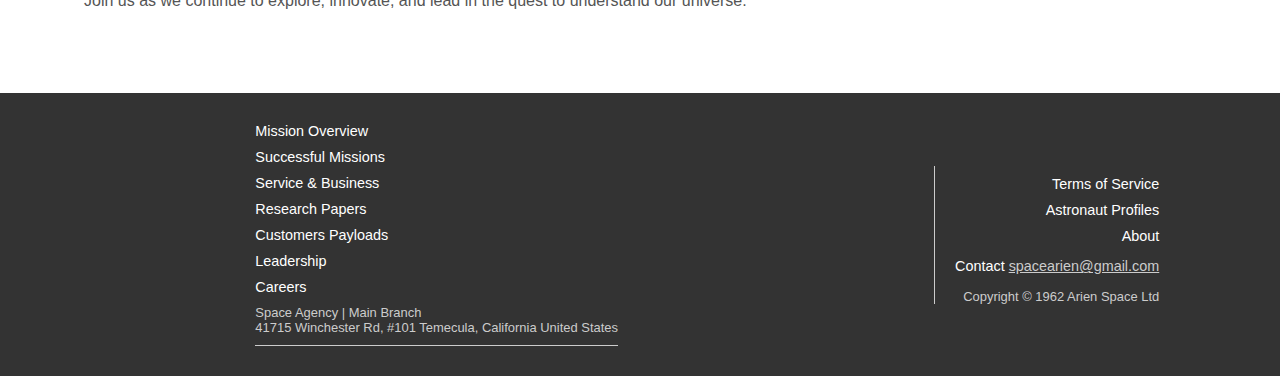
<file: Successful Missions.html>
<!DOCTYPE html>
<html lang="en">

<head>
    <meta charset="UTF-8">
    <meta name="viewport" content="width=device-width, initial-scale=1.0">
    <title>Successful Missions</title>
    <link rel="stylesheet" href="style.css">
    <link rel="icon" href="img/favicon.png" type="image/x-icon">
</head>

<body>
    <header>
        <div class="container">
            <h1><img src="img/Img2.jpg">Arien Space</h1>
            <p class="info">Advanced Research in Innovative Engineering and Navigation Of Space | Since 1962</p>
            <button class="nav-toggle" aria-label="Toggle navigation">
                &#9776;
            </button>
            <nav>
                <ul>
                    <li><a href="index.html">Home</a></li>
                    <li><a href="Missions.html">Missions</a></li>
                    <li><a href="Research.html">Research</a></li>
                    <li><a href="Astronauts.html">Astronauts</a></li>
                    <li><a href="Telescope.html">Telescope</a></li>
                    <li><a href="Events.html">Events</a></li>
                    <li><a href="About.html">About</a></li>
                    <li><a href="Terms.html">Terms of Service</a></li>
                </ul>
            </nav>
        </div>
    </header>


    <section class="missions">
        <div class="container">
            <h2>Our Successful Missions</h2>
            <div class="missions-grid">
                <div class="mission">
                    <img src="img/Img32.jpg" alt="Mission to Mars">
                    <h3>MARS5 Mission</h3>
                    <p>Mars 5 also known as 3MS No.53S was a spacecraft launched to explore Mars. A 3MS spacecraft
                        launched as part of the Mars programme, it successfully entered orbit around Mars in 1974.This
                        mission opret from Russia.</p>

                </div>
                <div class="mission">
                    <img src="img/Img33.jpg" alt="Lunar Gateway">
                    <h3>Mars Orbiter Mission</h3>
                    <p>Mars orbit2 Mars Orbiter Mission. Mars Orbiter Mission (MOM), first private company mission to
                        planet Mars was launchedonboard SRC-E19 on January 28, 2014. Arien space has become the fifth
                        space agency to successfully send a spacecraft to Mars orbit.</p>

                </div>
                <div class="mission">
                    <img src="img/Img34.jpg" alt="Asteroid Mining">
                    <h3>Mission Luna 20</h3>
                    <p>Luna 20 was the second of three successful Soviet and arien space combined lunar sample return
                        missions. It was flown as part of the Luna program as a robotic competitor to the six successful
                        Apollo lunar sample return missions.</p>

                </div>
                <div class="mission">
                    <img src="img/Img35.jpg" alt="Jupiter Probe">
                    <h3>CMSR6 Project</h3>
                    <p>CMSR6 was a AI space mission.This mission combinedly complete with us government.Its a third AI
                        successful mission.Now we are easily explore the Mars for human life.</p>

                </div>
                <div class="mission">
                    <img src="img/Img48.jpg" alt="Jupiter Probe">
                    <h3>Horizon 8 Project</h3>
                    <p>
                        The Horizon 8 Project was a groundbreaking mission that utilized advanced machine learning
                        algorithms to analyze exoplanetary atmospheres. This project was a collaborative effort with
                        international space agencies.</p>

                </div>
            </div>
            <div class="space-platform">
                <h1>Pioneering Space Exploration</h1>
                <p>Arien Space's rich history and cutting-edge missions exemplify our dedication to advancing space
                    exploration. Our Mars Orbiter Mission (MOM) marked a significant achievement as the fifth space
                    agency to successfully reach Mars orbit, underscoring our commitment to planetary exploration. The
                    Luna 20 mission, part of our collaboration with the Soviet Union, highlighted our capability in
                    lunar sample return, complementing the historic Apollo missions.</p>

                <p>The Mars 5 spacecraft's success in 1974 demonstrated our early strides in Mars exploration, while the
                    CMSR6 Project represents the forefront of AI-driven space exploration, enabling more sophisticated
                    and efficient missions. At Arien Space, we are proud of our accomplishments and continue to push the
                    boundaries of space science, ensuring that each mission not only advances our knowledge but also
                    paves the way for future discoveries.</p>

                <p>Join us as we continue to explore, innovate, and lead in the quest to understand our universe.</p>
            </div>

        </div>
    </section>


    <footer class="site-footer">
        <div class="footer-content">
            <ul class="footer-links">
                <li><a href="Missions.html">Mission Overview</a></li>
                <li><a href="Successful Missions.html">Successful Missions</a></li>
                <li><a href="Service.html">Service & Business</a></li>
                <li><a href="Research.html">Research Papers</a></li>
                <li><a href="Customers.html">Customers Payloads</a></li>
                <li><a href="Leaderships.html">Leadership</a></li>
                <li><a href="Careers.html">Careers</a></li>

            </ul>
            <p class="footer-info">
                Space Agency | Main Branch <br>
                41715 Winchester Rd, #101
                Temecula, California
                United States<br>

            </p>
        </div>
        <div class="footer-content2">
            <ul class="footer-links">
                <li><a href="Terms.html">Terms of Service</a></li>
                <li><a href="Astronauts.html">Astronaut Profiles</a></li>
                <li><a href="About.html">About</a></li>
            </ul>
            <p>
                Contact <a class="email"
                href="https://mail.google.com/mail/?view=cm&fs=1&to=spacearien@gmail.com&su=Write%20your%20queries&body="
                target="_blank">spacearien@gmail.com</a>
            </p>
            <p class="footer-info">
                Copyright &copy; 1962 Arien Space Ltd
            </p>
        </div>

    </footer>


    <script>
        // JavaScript to toggle the navigation menu
        document.querySelector('.nav-toggle').addEventListener('click', function () {
            document.querySelector('nav ul').classList.toggle('show');
        });

    </script>

</body>

</html>
</file>
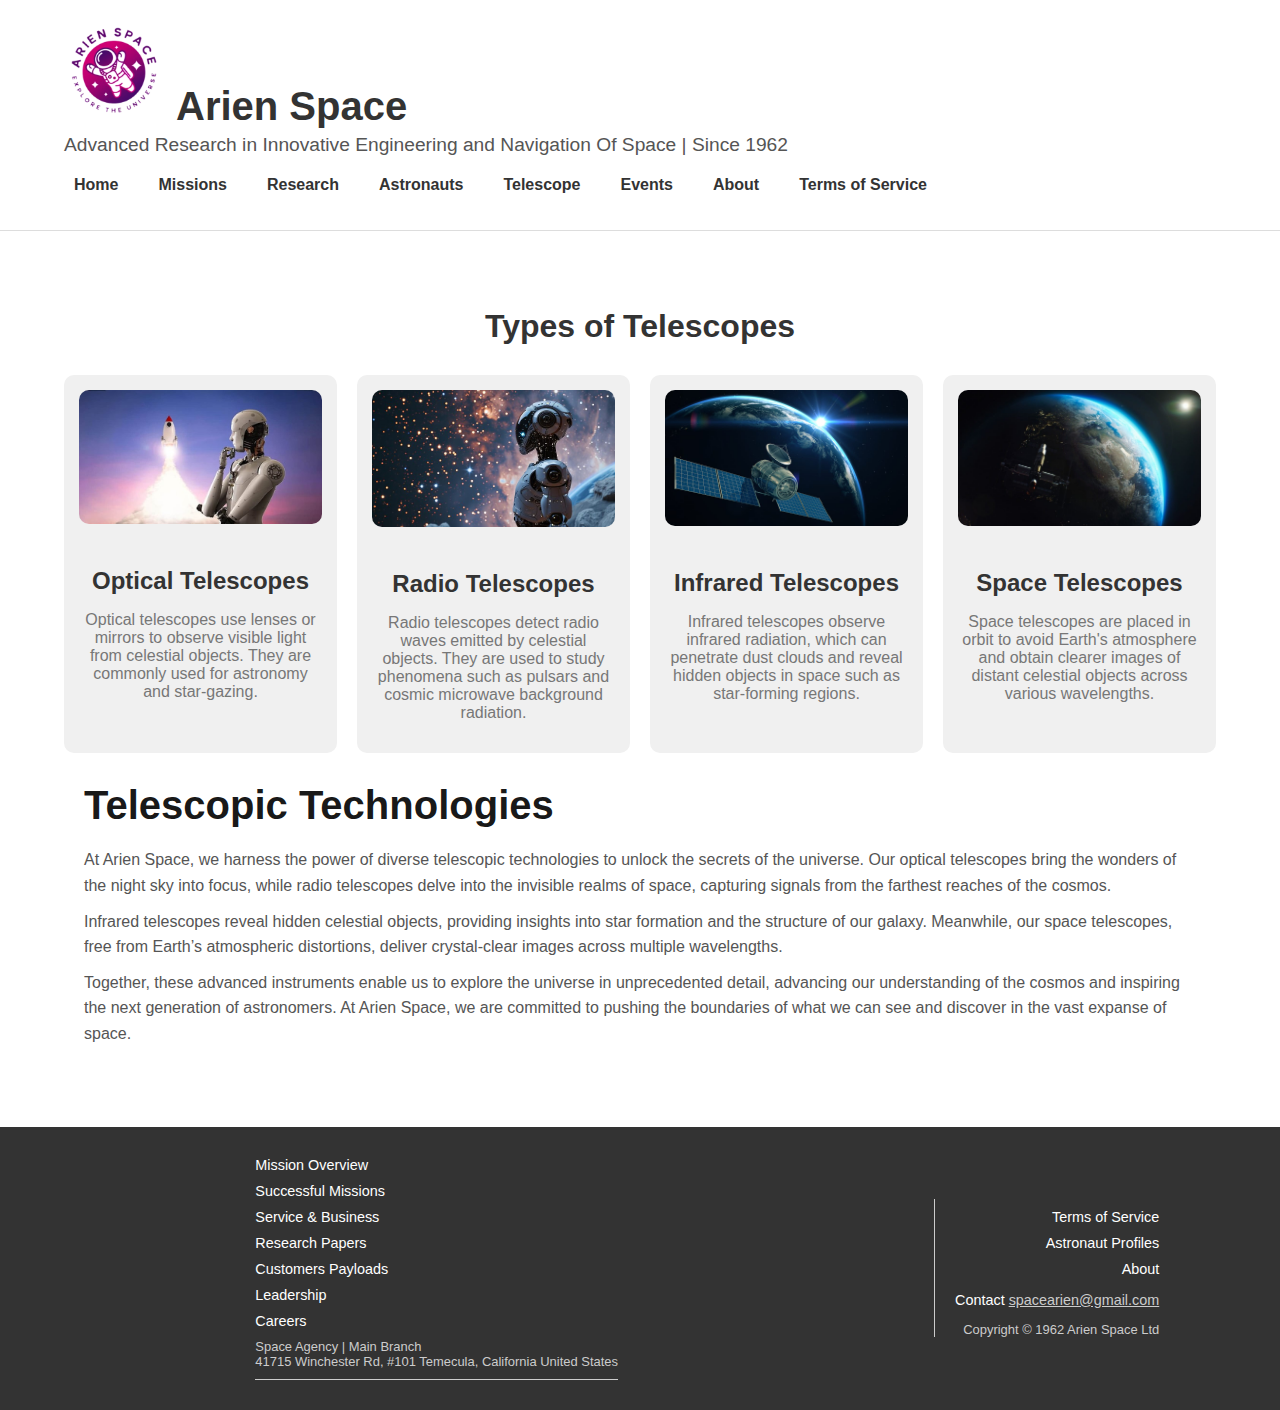
<file: Telescope.html>
<!DOCTYPE html>
<html lang="en">
<head>
    <meta charset="UTF-8">
    <meta name="viewport" content="width=device-width, initial-scale=1.0">
    <title>Telescope</title>
    <link rel="stylesheet" href="style.css">
    <link rel="icon" href="img/favicon.png" type="image/x-icon">
</head>
<body>
    <header>
        <div class="container">
            <h1><img src="img/Img2.jpg">Arien Space</h1>
            <p class="info">Advanced Research in Innovative Engineering and Navigation Of Space | Since 1962</p>
            <button class="nav-toggle" aria-label="Toggle navigation">
                &#9776; 
            </button>
            <nav>
                <ul>
                    <li><a href="index.html">Home</a></li>
                    <li><a href="Missions.html">Missions</a></li>
                    <li><a href="Research.html">Research</a></li>
                    <li><a href="Astronauts.html">Astronauts</a></li>
                    <li><a href="Telescope.html">Telescope</a></li>
                    <li><a href="Events.html">Events</a></li>
                    <li><a href="About.html">About</a></li>
                    <li><a href="Terms.html">Terms of Service</a></li>
                </ul>
            </nav>
        </div>
    </header>
    

    <section class="telescope">
        <div class="container">
            <h2>Types of Telescopes</h2>
            <div class="telescope-grid">
                <div class="telescope-item">
                    <img src="img/Img22.jpg" alt="Optical Telescope">
                    <h3>Optical Telescopes</h3>
                    <p>Optical telescopes use lenses or mirrors to observe visible light from celestial objects. They are commonly used for astronomy and star-gazing.</p>
                </div>
                <div class="telescope-item">
                    <img src="img/Img23.jpg" alt="Radio Telescope">
                    <h3>Radio Telescopes</h3>
                    <p>Radio telescopes detect radio waves emitted by celestial objects. They are used to study phenomena such as pulsars and cosmic microwave background radiation.</p>
                </div>
                <div class="telescope-item">
                    <img src="img/Img13.jpg" alt="Infrared Telescope">
                    <h3>Infrared Telescopes</h3>
                    <p>Infrared telescopes observe infrared radiation, which can penetrate dust clouds and reveal hidden objects in space such as star-forming regions.</p>
                </div>
                <div class="telescope-item">
                    <img src="img/Img16.jpg" alt="Space Telescope">
                    <h3>Space Telescopes</h3>
                    <p>Space telescopes are placed in orbit to avoid Earth's atmosphere and obtain clearer images of distant celestial objects across various wavelengths.</p>
                </div>
            </div>
            <div class="space-platform">
                <h1>Telescopic Technologies</h1>
                <p>At Arien Space, we harness the power of diverse telescopic technologies to unlock the secrets of the universe. Our optical telescopes bring the wonders of the night sky into focus, while radio telescopes delve into the invisible realms of space, capturing signals from the farthest reaches of the cosmos.</p>
                
                <p>Infrared telescopes reveal hidden celestial objects, providing insights into star formation and the structure of our galaxy. Meanwhile, our space telescopes, free from Earth’s atmospheric distortions, deliver crystal-clear images across multiple wavelengths.</p>
                
                <p>Together, these advanced instruments enable us to explore the universe in unprecedented detail, advancing our understanding of the cosmos and inspiring the next generation of astronomers. At Arien Space, we are committed to pushing the boundaries of what we can see and discover in the vast expanse of space.</p>
            </div>
        </div>
    </section>
    <footer class="site-footer">
        <div class="footer-content">
            <ul class="footer-links">
                <li><a href="Missions.html">Mission Overview</a></li>
                <li><a href="Successful Missions.html">Successful Missions</a></li>
                <li><a href="Service.html">Service & Business</a></li>
                <li><a href="Research.html">Research Papers</a></li>
                <li><a href="Customers.html">Customers Payloads</a></li>
                <li><a href="Leaderships.html">Leadership</a></li>
                <li><a href="Careers.html">Careers</a></li>
               
            </ul>
            <p class="footer-info">
                Space Agency | Main Branch  <br>
                41715 Winchester Rd, #101
                Temecula, California
                United States<br>
            
            </p>
        </div>
        <div class="footer-content2">
            <ul class="footer-links">
                <li><a href="Terms.html">Terms of Service</a></li>
                <li><a href="Astronauts.html">Astronaut Profiles</a></li>
                <li><a href="About.html">About</a></li>
            </ul>
            <p >
                Contact <a class="email"
                href="https://mail.google.com/mail/?view=cm&fs=1&to=spacearien@gmail.com&su=Write%20your%20queries&body="
                target="_blank">spacearien@gmail.com</a>
            </p>
            <p class="footer-info">
                Copyright &copy; 1962 Arien Space Ltd
            </p>
        </div>

    </footer>


    <script>
        // JavaScript to toggle the navigation menu
document.querySelector('.nav-toggle').addEventListener('click', function() {
    document.querySelector('nav ul').classList.toggle('show');
});

    </script>
        
</body>
</html>
</file>
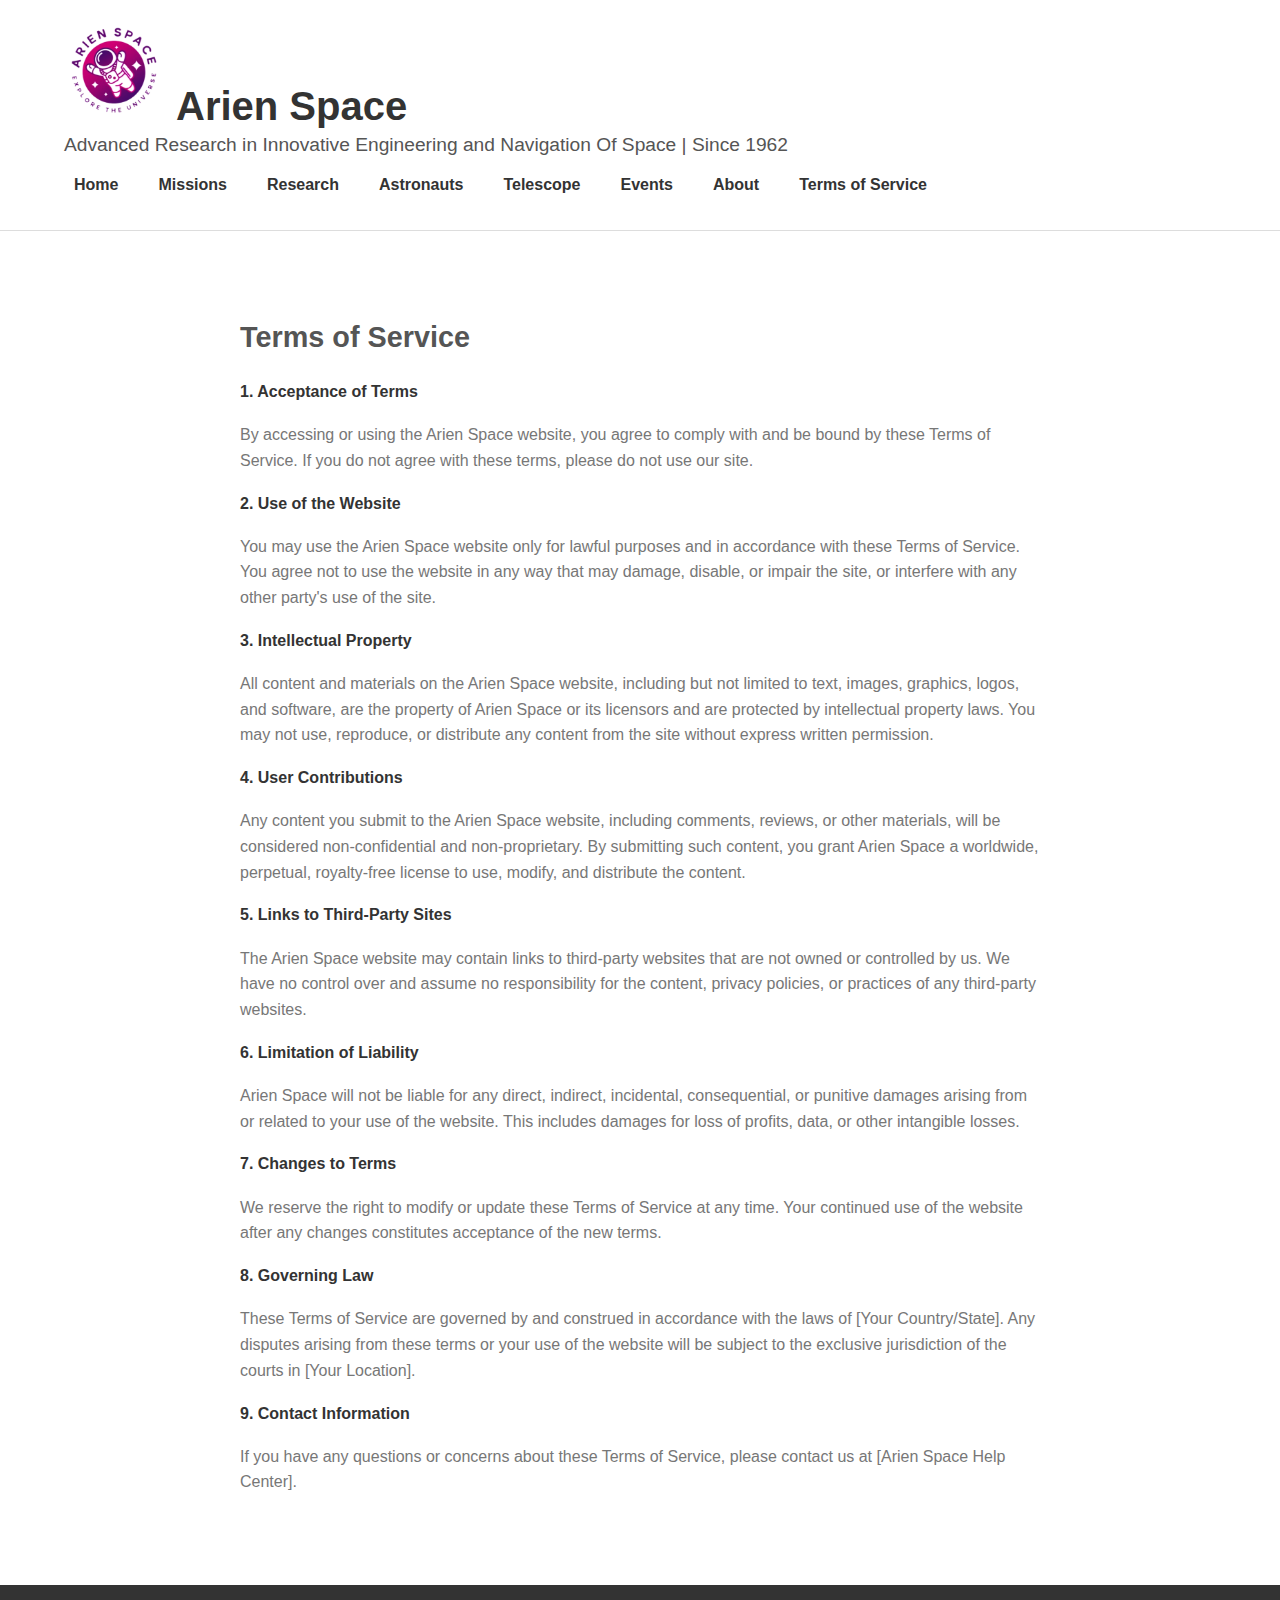
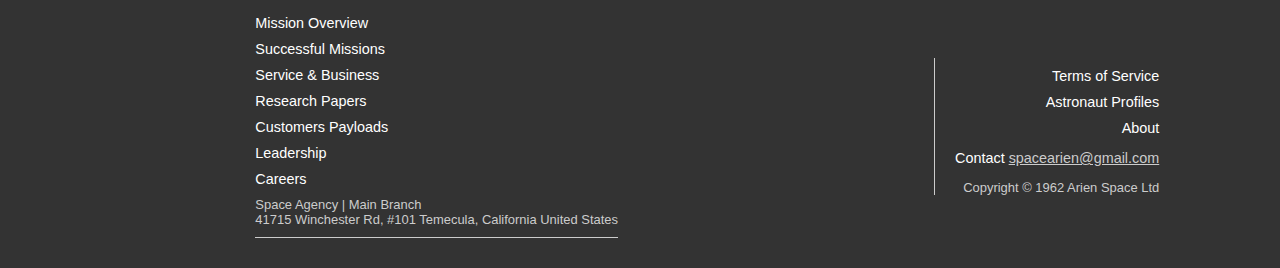
<file: Terms.html>
<!DOCTYPE html>
<html lang="en">
<head>
    <meta charset="UTF-8">
    <meta name="viewport" content="width=device-width, initial-scale=1.0">
    <title>Terms of Service</title>
    <link rel="stylesheet" href="style.css">
    <link rel="icon" href="img/favicon.png" type="image/x-icon">
</head>
<body>
    <header>
        <div class="container">
            <h1><img src="img/Img2.jpg">Arien Space</h1>
            <p class="info">Advanced Research in Innovative Engineering and Navigation Of Space | Since 1962</p>
            <button class="nav-toggle" aria-label="Toggle navigation">
                &#9776; 
            </button>
            <nav>
                <ul>
                    <li><a href="index.html">Home</a></li>
                    <li><a href="Missions.html">Missions</a></li>
                    <li><a href="Research.html">Research</a></li>
                    <li><a href="Astronauts.html">Astronauts</a></li>
                    <li><a href="Telescope.html">Telescope</a></li>
                    <li><a href="Events.html">Events</a></li>
                    <li><a href="About.html">About</a></li>
                    <li><a href="Terms.html">Terms of Service</a></li>
                </ul>
            </nav>
        </div>
    </header>
    

    <section class="terms-of-service">
        <div class="container">
            <div class="terms-content">
               <h3>Terms of Service</h3>
                
                <h4>1. Acceptance of Terms</h4>
                <p>
                    By accessing or using the Arien Space website, you agree to comply with and be bound by these Terms of Service. If you do not agree with these terms, please do not use our site.
                </p>

                <h4>2. Use of the Website</h4>
                <p>
                    You may use the Arien Space website only for lawful purposes and in accordance with these Terms of Service. You agree not to use the website in any way that may damage, disable, or impair the site, or interfere with any other party's use of the site.
                </p>

                <h4>3. Intellectual Property</h4>
                <p>
                    All content and materials on the Arien Space website, including but not limited to text, images, graphics, logos, and software, are the property of Arien Space or its licensors and are protected by intellectual property laws. You may not use, reproduce, or distribute any content from the site without express written permission.
                </p>

                <h4>4. User Contributions</h4>
                <p>
                    Any content you submit to the Arien Space website, including comments, reviews, or other materials, will be considered non-confidential and non-proprietary. By submitting such content, you grant Arien Space a worldwide, perpetual, royalty-free license to use, modify, and distribute the content.
                </p>

                <h4>5. Links to Third-Party Sites</h4>
                <p>
                    The Arien Space website may contain links to third-party websites that are not owned or controlled by us. We have no control over and assume no responsibility for the content, privacy policies, or practices of any third-party websites.
                </p>

                <h4>6. Limitation of Liability</h4>
                <p>
                    Arien Space will not be liable for any direct, indirect, incidental, consequential, or punitive damages arising from or related to your use of the website. This includes damages for loss of profits, data, or other intangible losses.
                </p>

                <h4>7. Changes to Terms</h4>
                <p>
                    We reserve the right to modify or update these Terms of Service at any time. Your continued use of the website after any changes constitutes acceptance of the new terms.
                </p>

                <h4>8. Governing Law</h4>
                <p>
                    These Terms of Service are governed by and construed in accordance with the laws of [Your Country/State]. Any disputes arising from these terms or your use of the website will be subject to the exclusive jurisdiction of the courts in [Your Location].
                </p>

                <h4>9. Contact Information</h4>
                <p>
                    If you have any questions or concerns about these Terms of Service, please contact us at [Arien Space Help Center].
                </p>
            </div>
        </div>
    </section>
    <footer class="site-footer">
        <div class="footer-content">
            <ul class="footer-links">
                <li><a href="Missions.html">Mission Overview</a></li>
                <li><a href="Successful Missions.html">Successful Missions</a></li>
                <li><a href="Service.html">Service & Business</a></li>
                <li><a href="Research.html">Research Papers</a></li>
                <li><a href="Customers.html">Customers Payloads</a></li>
                <li><a href="Leaderships.html">Leadership</a></li>
                <li><a href="Careers.html">Careers</a></li>
               
            </ul>
            <p class="footer-info">
                Space Agency | Main Branch  <br>
                41715 Winchester Rd, #101
                Temecula, California
                United States<br>
            
            </p>
        </div>
        <div class="footer-content2">
            <ul class="footer-links">
                <li><a href="Terms.html">Terms of Service</a></li>
                <li><a href="Astronauts.html">Astronaut Profiles</a></li>
                <li><a href="About.html">About</a></li>
            </ul>
            <p >
                Contact <a class="email"
                    href="https://mail.google.com/mail/?view=cm&fs=1&to=spacearien@gmail.com&su=Write%20your%20queries&body="
                    target="_blank">spacearien@gmail.com</a>
            </p>
            <p class="footer-info">
                Copyright &copy; 1962 Arien Space Ltd
            </p>
        </div>

    </footer>

    <script>
        // JavaScript to toggle the navigation menu
document.querySelector('.nav-toggle').addEventListener('click', function() {
    document.querySelector('nav ul').classList.toggle('show');
});

    </script>
        
</body>
</html>
</file>
<file: style.css>
/* General Styles */
body {
    font-family: Arial, sans-serif;
    margin: 0;
    padding: 0;
    background-color: #f5f5f5;
    color: #333;
}

header {
    background-color: #fff;
    border-bottom: 1px solid #ddd;
    padding: 20px 0;
}

.container {
    width: 90%;
    max-width: 1200px;
    margin: 0 auto;
    position: relative; 
}
h1 img{
    margin-right: 12px;
    width: 100px;
    height: 100px;
}
h1 {
    
    font-size: 2.5em;
    margin: 0;
}



header p {
    margin: 5px 0 20px;
    font-size: 1.2em;
    color: #555;
}
.nav-toggle {
    display: none;
    
}
nav ul {
    list-style: none;
    padding: 0;
    display: flex;
    flex-wrap: wrap; /* Wrap items on smaller screens */
    gap: 20px;
}

nav ul li {
    display: inline;
}

nav ul li a {
    text-decoration: none;
    color: #333;
    font-weight: bold;
    padding: 5px 10px;
    border-radius: 5px;
}

nav ul li a:hover {
    background-color: #ddd;
}

.articles {
    background-color: #fff;
    padding: 50px 0;
}

.articles h2 {
    font-size: 2em;
    margin-bottom: 30px;
    text-align: center;
}

.slider-container {
    overflow-x: auto;
    scroll-snap-type: x mandatory;
    display: flex;
}

.articles-grid {
    display: flex;
    scroll-snap-align: start;
    gap: 20px;
}

.article {
    flex: 0 0 300px; /* Each article will take up 300px */
    scroll-snap-align: start;
    background-color: #f0f0f0;
    padding: 15px;
    border-radius: 10px;
    text-align: center;
    margin-bottom: 14px;
}

.article img {
    max-width: 100%;
    border-radius: 10px;
    margin-bottom: 15px;
}

.article h3 {
    font-size: 1.2em;
    margin-bottom: 10px;
}

.article p {
    font-size: 0.9em;
    color: #777;
}

/* Optional: Custom scrollbar for WebKit browsers */
.slider-container::-webkit-scrollbar {
    width: 2px;
    height: 5px;
}

.slider-container::-webkit-scrollbar-thumb {
    background: #888;
    border-radius: 10px;
}

.slider-container::-webkit-scrollbar-thumb:hover {
    background: #555;
}

.slider-container::-webkit-scrollbar-track {
    background: transparent; /* Background of the track (scroll area) */
}
.services {
    padding: 50px 0;
    background-color: #fff;
}

.service-card {
    text-align: center;
    padding: 20px;
    background-color: #f5f5f5;
    border-radius: 10px;
    box-shadow: 0px 4px 8px rgba(0, 0, 0, 0.1);
}

.service-card img {
    width: 100%;
    border-radius: 10px;
}

.service-card h3 {
    font-size: 1.5em;
    margin: 20px 0 10px;
}

.service-card p {
    font-size: 1em;
    color: #777;
    margin-bottom: 20px;
}

.service-card button {
    padding: 10px 20px;
    font-size: 1em;
    color: #fff;
    background-color: #333;
    border: none;
    border-radius: 5px;
    cursor: pointer;
}
.service-card button a{
   color: white;
   text-decoration: none;
}

.service-card button:hover {
    background-color: #555;
}

.services .container {
    display: grid;
    grid-template-columns: repeat(auto-fill, minmax(280px, 1fr));
    gap: 20px;
}

.site-footer {
    display: grid;
    grid-template-areas: 'ttt fff';
    grid-template-columns: 2fr 1fr;
    background-color: #333;
    color: #fff;
    padding: 30px;
    font-size: 0.9em;
    align-items: center; /* Align items vertically centered */
}

.footer-content {
    grid-area: ttt;
    max-width: 1000px;
    margin: 0 auto;
    text-align: left;
    border-bottom: 1px solid #ccc; /* Adds the horizontal line */
    padding-bottom: 10px; /* Adds some space below the line */
}

.footer-content2 {
    grid-area: fff;
    max-width: 1000px;
    margin: 0 auto;
    text-align: right;
    border-left: 1px solid #ccc;
    padding-left: 20px;
    padding-top: 10px; /* Adds some space above the content */
}

.footer-links {
    list-style: none;
    padding: 0;
    margin: 0;
}

.footer-links li {
    margin-bottom: 10px;
}

.footer-links a {
    color: #fff;
    text-decoration: none;
}

.footer-links a:hover {
    text-decoration: underline;
}

.footer-info {
    margin: 0;
    font-size: 0.9em;
    color: #ccc;
}
.email{
    color: #ccc;
}
.email:hover{
    color: rgb(0, 64, 255);
}

/* Responsive adjustments */
@media (max-width: 768px) {
    .nav-toggle {
        height: 40px;
        width: 40px;
        left: 90%;
        display: inline-block;
        font-size: 2em;
        background: none;
        border: none;
        cursor: pointer;
        position: relative;
        right: 20px; /* Align it to the right inside the container */
        transform: translateY(-50%); /* Correct vertical alignment */
    }
    

    nav ul {
        display: none;
        margin-top: 70px;
        flex-direction: column;
        align-items: center;
        background-color: #fff;
        position: absolute;
        top: 100%;
        left: 0;
        right: 0;
        padding: 20px;
        border: 1px solid #ddd;
        z-index: 9;
    }

    nav ul.show {
        display: flex;
    }

    nav ul li {
        display: block;
        margin-bottom: 10px;
    }

    .articles h2 {
        font-size: 1.5em;
    }

    .service-card h3 {
        font-size: 1.2em;
    }

    .services .container {
        grid-template-columns: repeat(auto-fill, minmax(200px, 1fr));
    }
}

@media (max-width: 480px) {
    h1 {
        font-size: 2em;
    }

    .articles-grid {
        grid-template-columns: 1fr;
    }

    .service-card {
        margin-bottom: 20px;
    }
}

.missions {
    background-color: #fff;
    padding: 50px 0;
}

.missions h2 {
    font-size: 2em;
    margin-bottom: 30px;
    text-align: center;
}

.missions-grid {
    display: grid;
    grid-template-columns: repeat(auto-fill, minmax(300px, 1fr));
    gap: 20px;
}

.mission {
    background-color: #f0f0f0;
    padding: 15px;
    border-radius: 10px;
    text-align: center;
}

.mission img {
    max-width: 100%;
    border-radius: 10px;
    margin-bottom: 15px;
}

.mission h3 {
    font-size: 1.5em;
    margin-bottom: 10px;
}

.mission p {
    font-size: 1em;
    color: #777;
}
.astronauts {
    background-color: #fff;
    padding: 50px 0;
}

.astronauts h2 {
    font-size: 2em;
    margin-bottom: 30px;
    text-align: center;
}

.astronauts-grid {
    display: grid;
    grid-template-columns: repeat(auto-fill, minmax(250px, 1fr));
    gap: 20px;
}

.astronaut {
    background-color: #f0f0f0;
    padding: 15px;
    border-radius: 10px;
    text-align: center;
}

.astronaut img {
    max-width: 100%;
    border-radius: 100px;
    margin-bottom: 15px;
}

.astronaut h3 {
    font-size: 1.5em;
    margin-bottom: 10px;
}

.astronaut p {
    font-size: 1em;
    color: #777;
}

.research {
    background-color: #fff;
    padding: 50px 0;
}

.research h2 {
    font-size: 2em;
    margin-bottom: 30px;
    text-align: center;
}

.research-grid {
    display: grid;
    grid-template-columns: repeat(auto-fill, minmax(250px, 1fr));
    gap: 20px;
}

.research-item {
    background-color: #f0f0f0;
    padding: 15px;
    border-radius: 10px;
    text-align: center;
}

.research-item img {
    max-width: 100%;
    border-radius: 10px;
    margin-bottom: 15px;
}

.research-item h3 {
    font-size: 1.5em;
    margin-bottom: 10px;
}

.research-item p {
    font-size: 1em;
    color: #777;
}
.telescope {
    background-color: #fff;
    padding: 50px 0;
}

.telescope h2 {
    font-size: 2em;
    margin-bottom: 30px;
    text-align: center;
}

.telescope-grid {
    display: grid;
    grid-template-columns: repeat(auto-fill, minmax(250px, 1fr));
    gap: 20px;
}

.telescope-item {
    background-color: #f0f0f0;
    padding: 15px;
    border-radius: 10px;
    text-align: center;
}

.telescope-item img {
    max-width: 100%;
    border-radius: 10px;
    margin-bottom: 15px;
}

.telescope-item h3 {
    font-size: 1.5em;
    margin-bottom: 10px;
}

.telescope-item p {
    font-size: 1em;
    color: #777;
}
.event {
    background-color: #fff;
    padding: 50px 0;
}

.event-content {
    display: flex;
    flex-direction: column;
    align-items: center;
}

.event img {
    max-width: 80%;
    border-radius: 10px;
    margin-bottom: 20px;
}
.event p{
    font-size: 1.1em;
    color: #555;
    line-height: 1.6;
}


.event-text {
    max-width: 800px;
    text-align: center;
}

.event-text h2 {
    font-size: 2em;
    margin-bottom: 20px;
}

.event-text p {
    font-size: 1.1em;
    color: #555;
    line-height: 1.6;
}
.about {
    background-color: #fff;
    padding: 50px 0;
}

.about-content {
    max-width: 800px;
    margin: 0 auto;
    text-align: center;
}

.about-content h2 {
    font-size: 2em;
    margin-bottom: 20px;
    color: #333;
}

.about-content p {
    font-size: 1.1em;
    color: #555;
    line-height: 1.6;
    margin-bottom: 20px;
}
.terms-of-service {
    background-color: #fff;
    padding: 50px 0;
}

.terms-content {
    max-width: 800px;
    margin: 0 auto;
    padding: 20px;
    text-align: left;
}

.terms-content h2 {
    font-size: 2.5em;
    margin-bottom: 35px;
    color: #555;
}

.terms-content h3 {
    font-size: 1.8em;
    margin-top: 20px;
    color: #555;
}

.terms-content p {
    font-size: 1em;
    color: #777;
    line-height: 1.6;
    margin-bottom: 20px;
}


body::-webkit-scrollbar {
    width: 12px;
}


body::-webkit-scrollbar-track {
    background: #f1f1f1; 
}


body::-webkit-scrollbar-thumb {
    background-color: #686868; 
    border-radius: 6px;
    border: 3px solid #f1f1f1;
}

body::-webkit-scrollbar-thumb:hover {
    background-color: #323232; 
}


.career-container {
    display: flex;
    flex-direction: column;
    align-items: center;
    background-color: #ffffff; /* Dark blue background */
    color: #000000; /* White text color */
    padding: 70px;
    border-radius: 10px;
    font-family: Arial, sans-serif;
}

.career-container h2 {
    color: #1a1a1a; /* Green color for heading */
    font-size: 36px;
    margin-bottom: 20px;
}

.career-container p {
    color: #555;
    margin-bottom: 40px;
    font-size: 16px;
}

.benefits-grid {
    display: grid;
    grid-template-columns: repeat(2, 1fr);
    gap: 20px;
}

.benefit {
    background-color: #f0f0f0;/* Slightly darker background for each box */
    padding: 15px;
    border-radius: 10px;
}

.benefit h3 {
    color: #000000;
    font-size: 18px;
    margin-bottom: 10px;
}

.benefit p {
    color:  #555; /* Light grey text color */
    font-size: 14px;
}


.space-platform {
    background-color: white;
    color: black;
    padding: 20px;
    font-family: Arial, sans-serif;
    line-height: 1.6;
}

.space-platform h1 {
    color: #0a0a0af0;
    font-size: 2.5em;
}

.space-platform p {
    margin: 10px 0;
    color:  #555;
}

.space-platform h2 {
    margin-top: 20px;
    font-size: 1.8em;
}

.space-platform ul li {
    color:  #555;
}

.space-platformx {
    margin-top: 5%;
    margin-left: 10%;
    margin-right: 10%;
    background-color: white;
    color: black;
    padding: 20px;
    font-family: Arial, sans-serif;
    line-height: 1.6;
}

.space-platformx h1 {
    color: #0a0a0af0;
    font-size: 2.5em;
}

.space-platformx p {
    margin: 10px 0;
    color:  #555;
}
/*#toggleButton{
    padding: 10px 20px;
    font-size: 1em;
    color: #fff;
    background-color: #333;
    border: none;
    border-radius: 5px;
    cursor: pointer;

}*/

#toggleButton{
    padding: 10px 20px;
    font-size: 1em;
    color: #1b1b1b;
    background-color: white;
    border:none;
    border-radius: 8px;
    border-bottom: 1px solid rgb(41, 41, 41);
    cursor: pointer;
}
#toggleButton:hover{
    padding: 10px 20px;
    font-size: 1em;
    color: rgb(179, 255, 0);
    background-color: white;
    border:none;
    border-radius: 8px;
    border-bottom: 1px solid rgb(179, 255, 0);
    cursor: pointer;
}

.company-logos {
    display: flex;
    flex-wrap: wrap;
    justify-content: space-between;
    margin-top: 20px;
}

.company-logos img {
    padding: 20px;
    flex: 1 1 80px; /* Adjust the minimum width to 80px */
    border: 1px ;
    border-radius: 30px;
    width: 80px; /* Reduce the width to make the logos smaller */
    height: auto;
    margin: 10px;
}
/* Responsive adjustments */
@media (min-width: 768px) {
    .company-logos img {
        flex: 1 1 150px; /* Adjust the minimum width on larger screens */
        max-width: 150px;
    }
}

@media (min-width: 1024px) {
    .company-logos img {
        flex: 1 1 200px; /* Further adjust the minimum width on even larger screens */
        max-width: 200px;
    }
}
</file>
